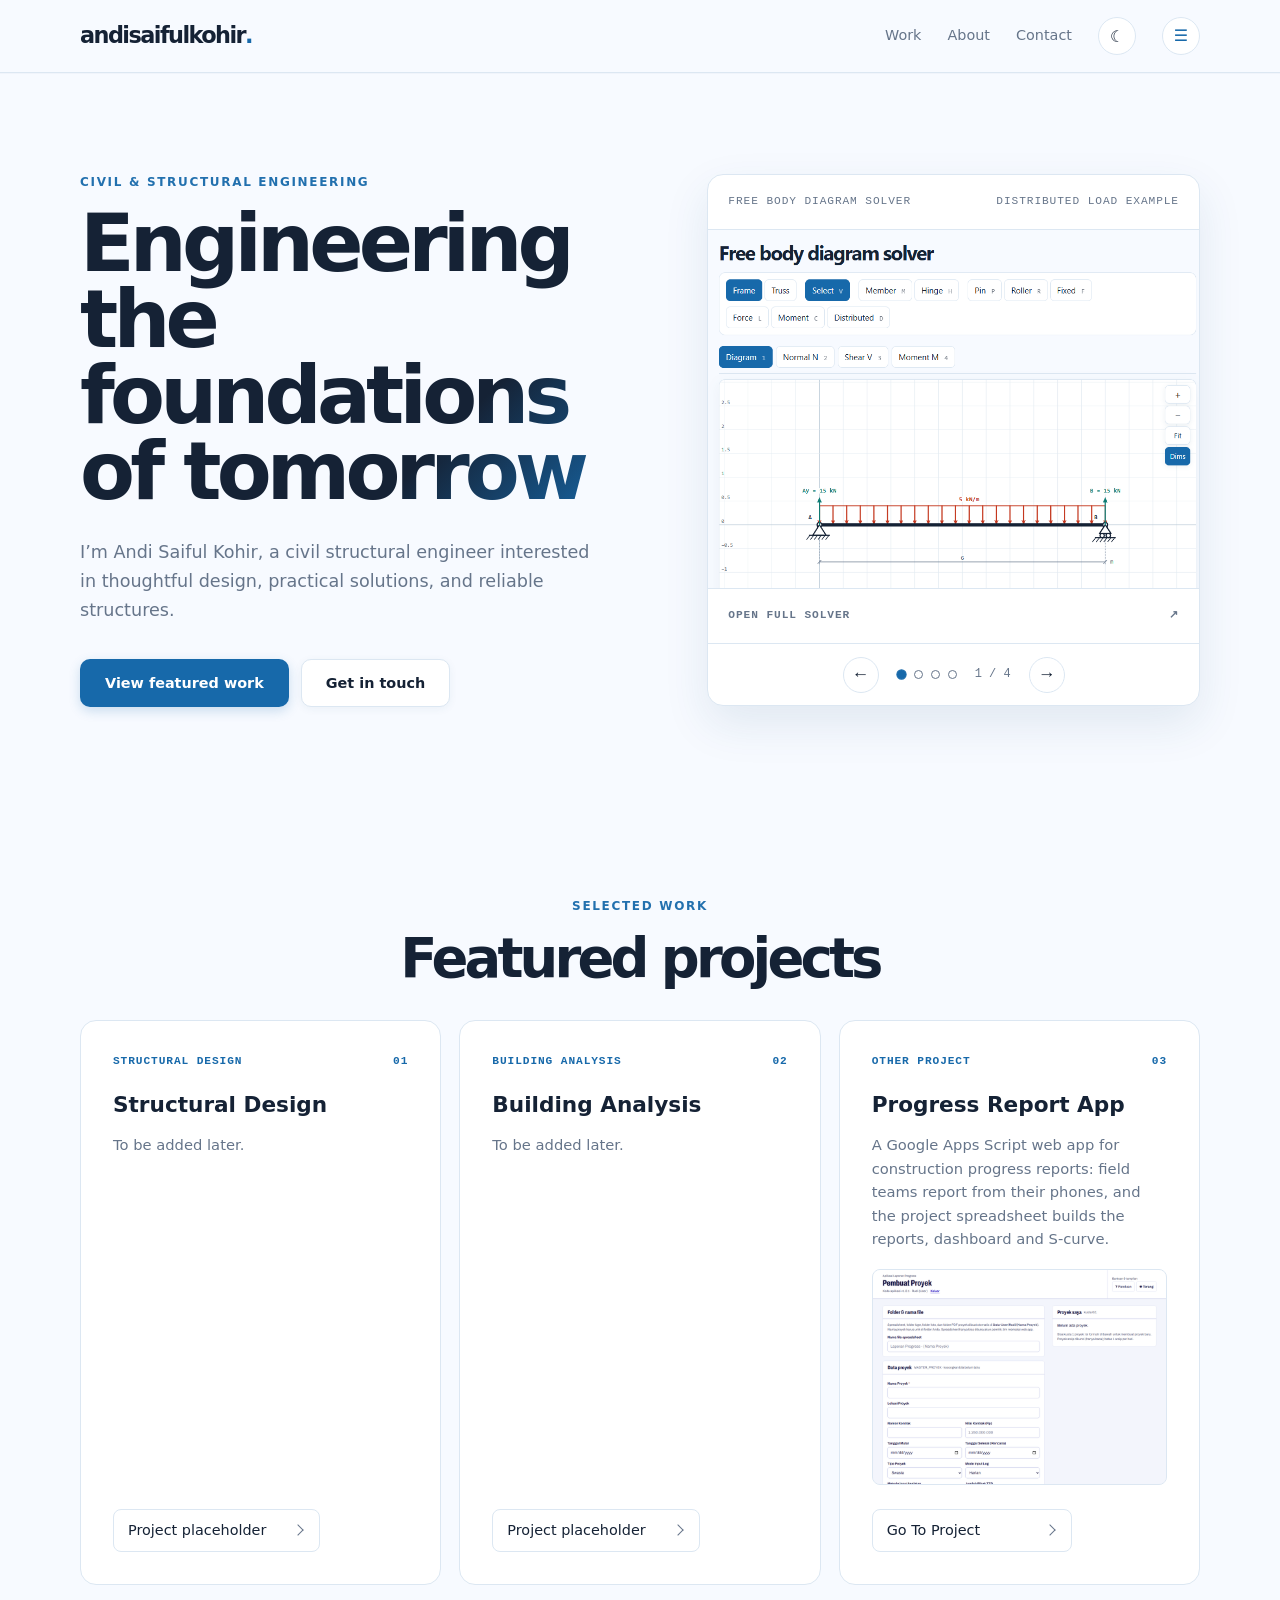
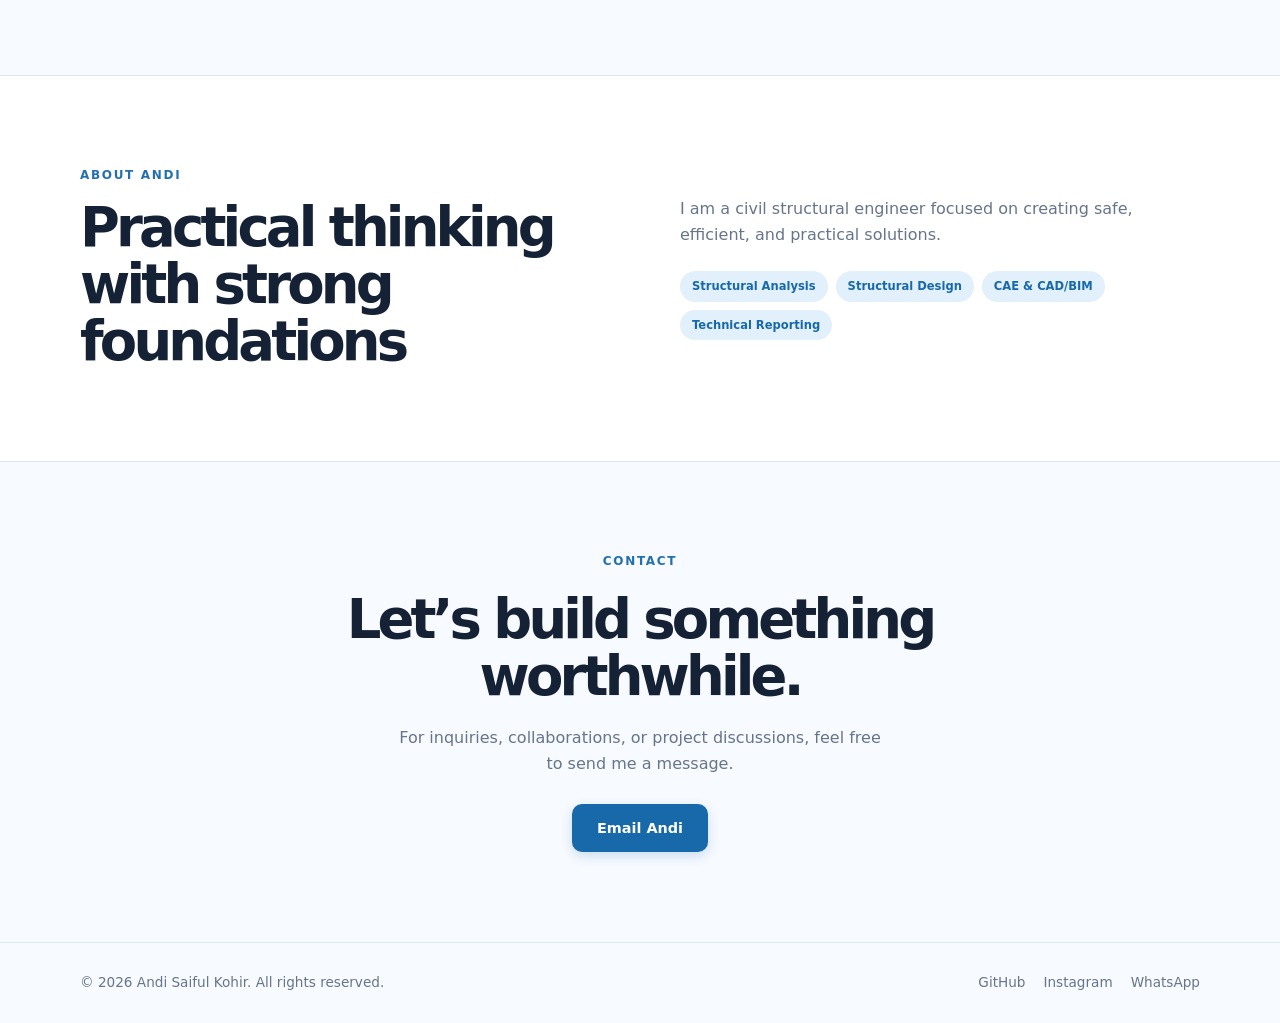
<file: index.html>
<!DOCTYPE html>
<html lang="en">
<head>
  <meta charset="UTF-8" />
  <meta name="viewport" content="width=device-width, initial-scale=1.0" />

  <title>Andi Saiful Kohir | Civil Structural Engineer</title>
  <meta
    name="description"
    content="Portfolio of Andi Saiful Kohir, a civil structural engineer."
  />

  <!-- Apply saved theme before the page loads -->
  <script>
    const savedTheme = localStorage.getItem("theme");
    const prefersDark = window.matchMedia(
      "(prefers-color-scheme: dark)"
    ).matches;

    if (savedTheme === "dark" || (!savedTheme && prefersDark)) {
      document.documentElement.setAttribute("data-theme", "dark");
    }
  </script>

  <link rel="stylesheet" href="assets/css/shared.css" />
  <link rel="stylesheet" href="assets/css/portfolio.css" />
</head>

<body>
  <header class="site-header">
    <nav class="navbar container" aria-label="Main navigation">
      <a class="logo" href="#top">andisaifulkohir<span>.</span></a>

      <div class="nav-links">
        <a href="#work">Work</a>
        <a href="#about">About</a>
        <a href="#contact">Contact</a>

        <button
          class="theme-toggle"
          id="theme-toggle"
          type="button"
          aria-label="Switch to dark mode"
          aria-pressed="false"
        >
          <span id="theme-icon" aria-hidden="true">☾</span>
        </button>
      </div>
    </nav>
  </header>

  <main id="top">
    <!-- Hero -->
    <section class="hero container">
      <div class="hero-content">
        <p class="eyebrow">Civil & Structural Engineering</p>

        <h1>
          <span>Engineering</span>
          <span>the foundations</span>
          <span>of tomorrow</span>
        </h1>

        <p class="hero-text">
          I’m Andi Saiful Kohir, a civil structural engineer interested in thoughtful
          design, practical solutions, and reliable structures.
        </p>

        <div class="hero-actions">
          <a class="button button-primary" href="#work">
            View featured work
          </a>

          <a class="button button-secondary" href="#contact">
            Get in touch
          </a>
        </div>
      </div>

      <div class="calculator-preview">
        <div class="preview-slides" aria-live="polite">
          <section class="preview-slide" aria-label="Free body diagram solver preview">
            <div class="card-label">
              <span>FREE BODY DIAGRAM SOLVER</span>
              <span>DISTRIBUTED LOAD EXAMPLE</span>
            </div>

            <img
              class="preview-screenshot"
              src="assets/images/fbd-solver-preview.png"
              data-dark-src="assets/images/fbd-solver-preview-dark.png"
              alt="Free body diagram solver showing a simply supported beam under a distributed load"
              width="904"
              height="660"
              style="display: block; width: 100%; max-width: 100%; height: auto;"
            />

            <a
              class="card-footer calculator-preview-link"
              href="/fbd-solver/" data-github-pages-href="/FBD-Solver/"
              target="_blank"
              rel="noopener"
            >
              <span>OPEN FULL SOLVER</span>
              <span aria-hidden="true">↗</span>
            </a>
          </section>

          <section class="preview-slide" aria-label="RC Strain Diagram Calculator preview" hidden>
            <div class="card-label">
              <span>RC STRAIN DIAGRAM</span>
              <span>DEFAULT PAGE SCREENSHOT</span>
            </div>

            <img
              class="preview-screenshot calculator-screenshot"
              src="assets/images/rc-strain-calculator-default.png"
              data-dark-src="assets/images/rc-strain-calculator-default-dark.png"
              alt="Screenshot of the RC Strain Diagram Calculator with its default inputs and diagram"
              width="850"
              height="620"
            />

            <a
              class="card-footer calculator-preview-link"
              href="/rcsd-calculator/" data-github-pages-href="/RC-Strain-Diagram-Calculator/"
              target="_blank"
              rel="noopener"
            >
              <span>OPEN FULL CALCULATOR</span>
              <span aria-hidden="true">↗</span>
            </a>
          </section>

          <section class="preview-slide" aria-label="Progress Report App preview" hidden>
            <div class="card-label">
              <span>PROGRESS REPORT APP</span>
              <span>PROJECT CREATOR</span>
            </div>

            <img
              class="preview-screenshot"
              src="assets/images/progress-report-preview.png"
              data-dark-src="assets/images/progress-report-preview-dark.png"
              alt="Project creator page of the Progress Report App with folder, file name and project data forms"
              width="904"
              height="660"
              style="display: block; width: 100%; max-width: 100%; height: auto;"
            />

            <a
              class="card-footer calculator-preview-link"
              href="https://script.google.com/macros/s/AKfycbz2z-n1o-dB1lvZEDKjNZS8fTg3-5cw3k1MC74VnDrTk9eZr3m77fD8ek2JWPYALEeG/exec"
              target="_blank"
              rel="noopener"
            >
              <span>OPEN WEB APP</span>
              <span aria-hidden="true">↗</span>
            </a>
          </section>

          <section
            class="preview-slide"
            aria-label="More projects preview"
            hidden
          >
            <div class="card-label">
              <span>MORE PROJECTS</span>
              <span>COMING SOON</span>
            </div>

            <div class="preview-placeholder" role="img" aria-label="More project previews coming soon">
              <span class="preview-placeholder-icon" aria-hidden="true">＋</span>
              <h2>More projects on the way</h2>
              <p>Preview coming soon</p>
            </div>

            <div class="card-footer preview-placeholder-footer">
              <span>MORE PROJECTS ON THE WAY</span>
              <span aria-hidden="true">↗</span>
            </div>
          </section>
        </div>

        <div class="preview-controls" aria-label="Preview navigation">
          <button class="preview-arrow" type="button" data-preview-step="-1" aria-label="Previous preview">
            <span aria-hidden="true">←</span>
          </button>
          <div class="preview-pagination" aria-label="Choose a preview">
            <button
              class="preview-dot"
              type="button"
              data-preview-index="0"
              aria-label="Show preview 1: Free body diagram solver"
              aria-pressed="true"
            ></button>
            <button
              class="preview-dot"
              type="button"
              data-preview-index="1"
              aria-label="Show preview 2: RC Strain Diagram Calculator"
              aria-pressed="false"
            ></button>
            <button
              class="preview-dot"
              type="button"
              data-preview-index="2"
              aria-label="Show preview 3: Progress Report App"
              aria-pressed="false"
            ></button>
            <button
              class="preview-dot"
              type="button"
              data-preview-index="3"
              aria-label="Show preview 4: More projects"
              aria-pressed="false"
            ></button>
          </div>
          <span class="preview-count" aria-live="polite">1 / 4</span>
          <button class="preview-arrow" type="button" data-preview-step="1" aria-label="Next preview">
            <span aria-hidden="true">→</span>
          </button>
        </div>
      </div>
    </section>

    <!-- Featured work -->
    <section class="section container" id="work">
      <div class="section-heading">
        <p class="eyebrow">Selected work</p>
        <h2>Featured projects</h2>
      </div>

      <div class="project-grid">
        <article class="project-card" id="structural-design">
          <div class="project-top">
            <span class="project-type">STRUCTURAL DESIGN</span>
            <span class="project-number">01</span>
          </div>

          <h3>Structural Design</h3>

          <p>
            To be added later.
          </p>

          <a class="project-link" href="#structural-design">
            Project placeholder
          </a>
        </article>

        <article class="project-card" id="building-analysis">
          <div class="project-top">
            <span class="project-type">BUILDING ANALYSIS</span>
            <span class="project-number">02</span>
          </div>

          <h3>Building Analysis</h3>

          <p>
            To be added later.
          </p>

          <a class="project-link" href="#building-analysis">
            Project placeholder
          </a>
        </article>

        <article class="project-card" id="other-projects">
          <div class="project-top">
            <span class="project-type">OTHER PROJECT</span>
            <span class="project-number">03</span>
          </div>

          <h3>Progress Report App</h3>

          <p>
            A Google Apps Script web app for construction progress reports: field teams report from
            their phones, and the project spreadsheet builds the reports, dashboard and S-curve.
          </p>
          <img
              class="preview-screenshot"
              src="assets/images/progress-report-preview.png"
              data-dark-src="assets/images/progress-report-preview-dark.png"
              alt="Project creator page of the Progress Report App with folder, file name and project data forms"
              width="904"
              height="660"
            />

          <a
            class="project-link"
            href="https://script.google.com/macros/s/AKfycbz2z-n1o-dB1lvZEDKjNZS8fTg3-5cw3k1MC74VnDrTk9eZr3m77fD8ek2JWPYALEeG/exec"
            target="_blank"
            rel="noopener"
          >
            Go To Project
          </a>
        </article>
      </div>
    </section>

    <!-- About -->
    <section class="about-section" id="about">
      <div class="about-content container">
        <div>
          <p class="eyebrow">About Andi</p>
          <h2>Practical thinking with strong foundations</h2>
        </div>

        <div class="about-text">
          <p>
            I am a civil structural engineer focused on creating safe,
            efficient, and practical solutions.
          </p>

          <div class="skills">
            <span>Structural Analysis</span>
            <span>Structural Design</span>
            <span>CAE & CAD/BIM</span>
            <span>Technical Reporting</span>
          </div>
        </div>
      </div>
    </section>

    <!-- Contact -->
    <section class="contact-section section container" id="contact">
      <p class="eyebrow">Contact</p>
      <h2>Let’s build something worthwhile.</h2>

      <p>
        For inquiries, collaborations, or project
        discussions, feel free to send me a message.
      </p>

      <a class="button button-primary" href="mailto:andisaifulkohir@gmail.com">
        Email Andi
      </a>
    </section>
  </main>

  <footer class="site-footer">
    <div class="footer-content container">
      <p>© <span id="current-year"></span> Andi Saiful Kohir. All rights reserved.</p>

      <div class="social-links">
        <a
          href="https://github.com/andisaifulkohir"
          target="_blank"
          rel="noopener"
        >
          GitHub
        </a>

        <a
          href="https://www.instagram.com/andisaifulkohir/"
          target="_blank"
          rel="noopener"
        >
          Instagram
        </a>

        <a
          href="https://wa.me/6285174264076"
          target="_blank"
          rel="noopener"
        >
          WhatsApp
        </a>
      </div>
    </div>
  </footer>

  <script src="assets/js/shared.js"></script>
  <script src="assets/js/portfolio.js"></script>
  <script src="assets/js/quick-access.js"></script>
</body>
</html>
</file>
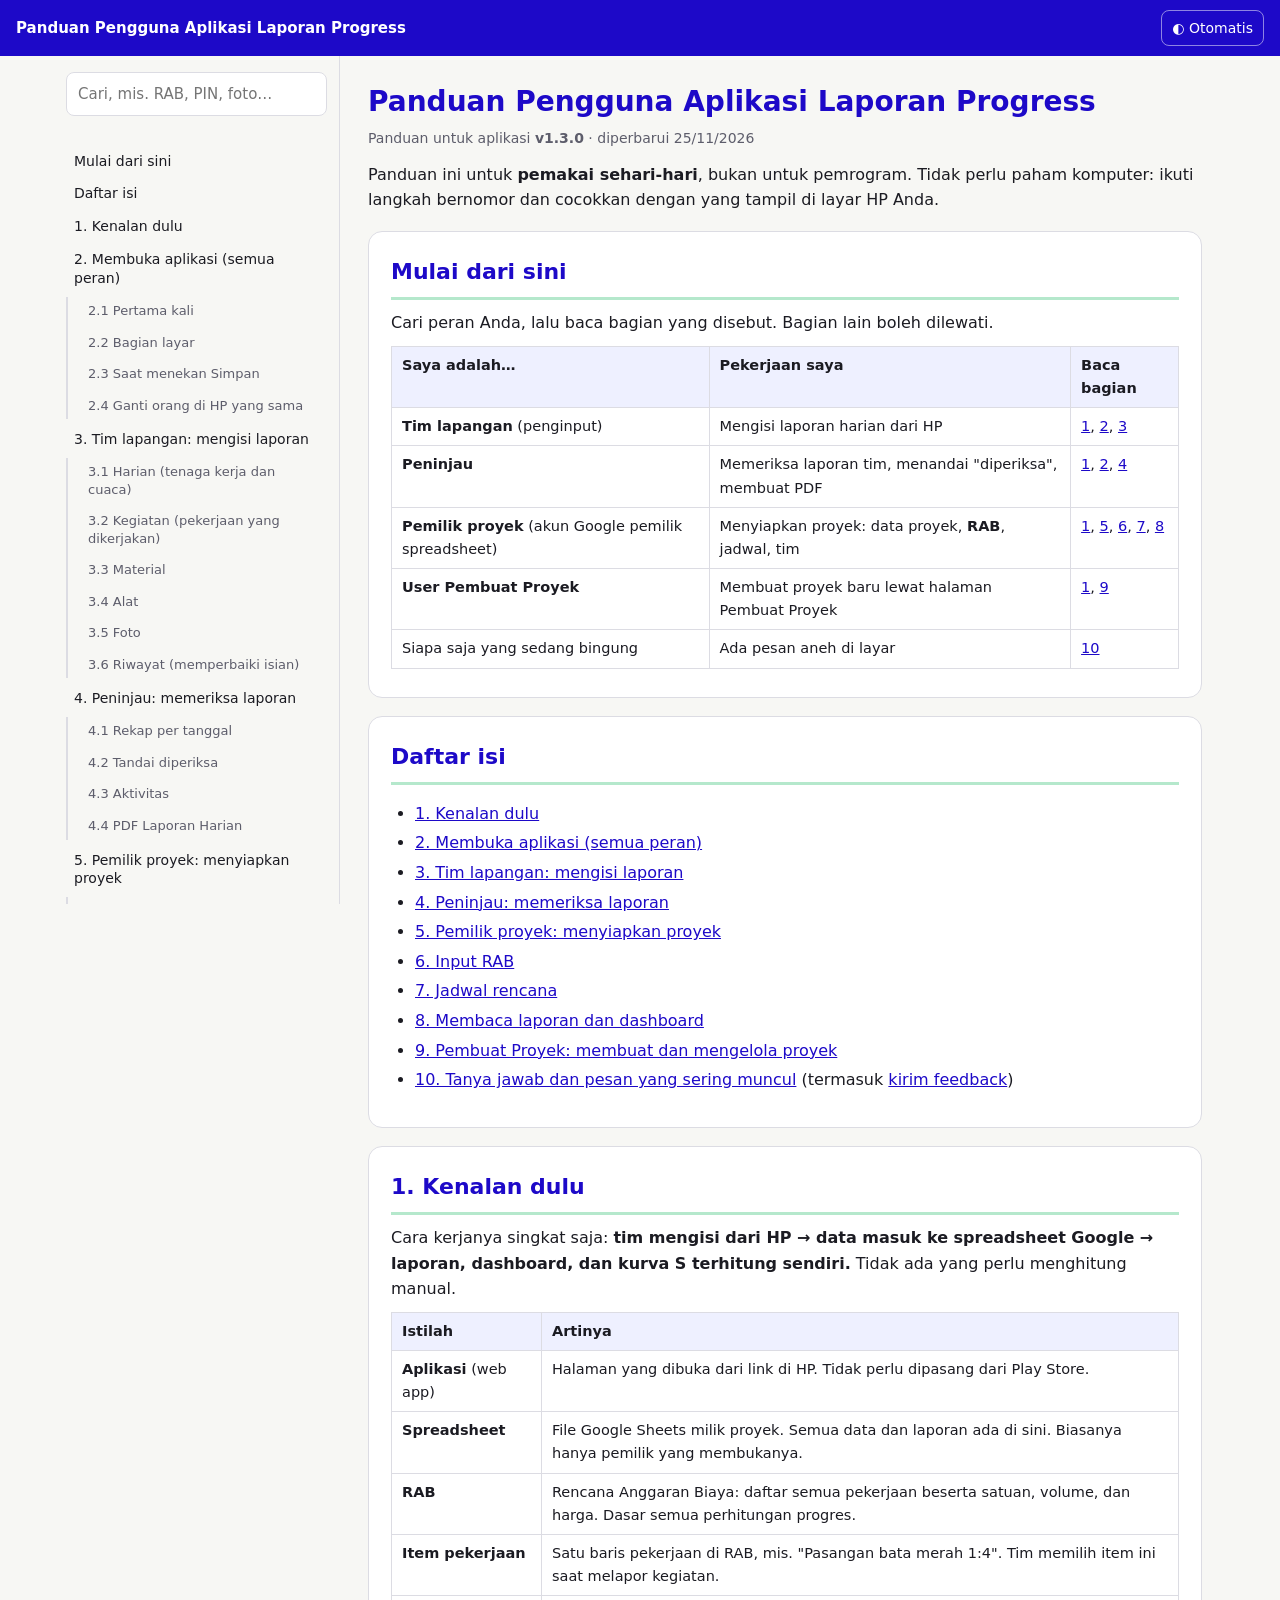
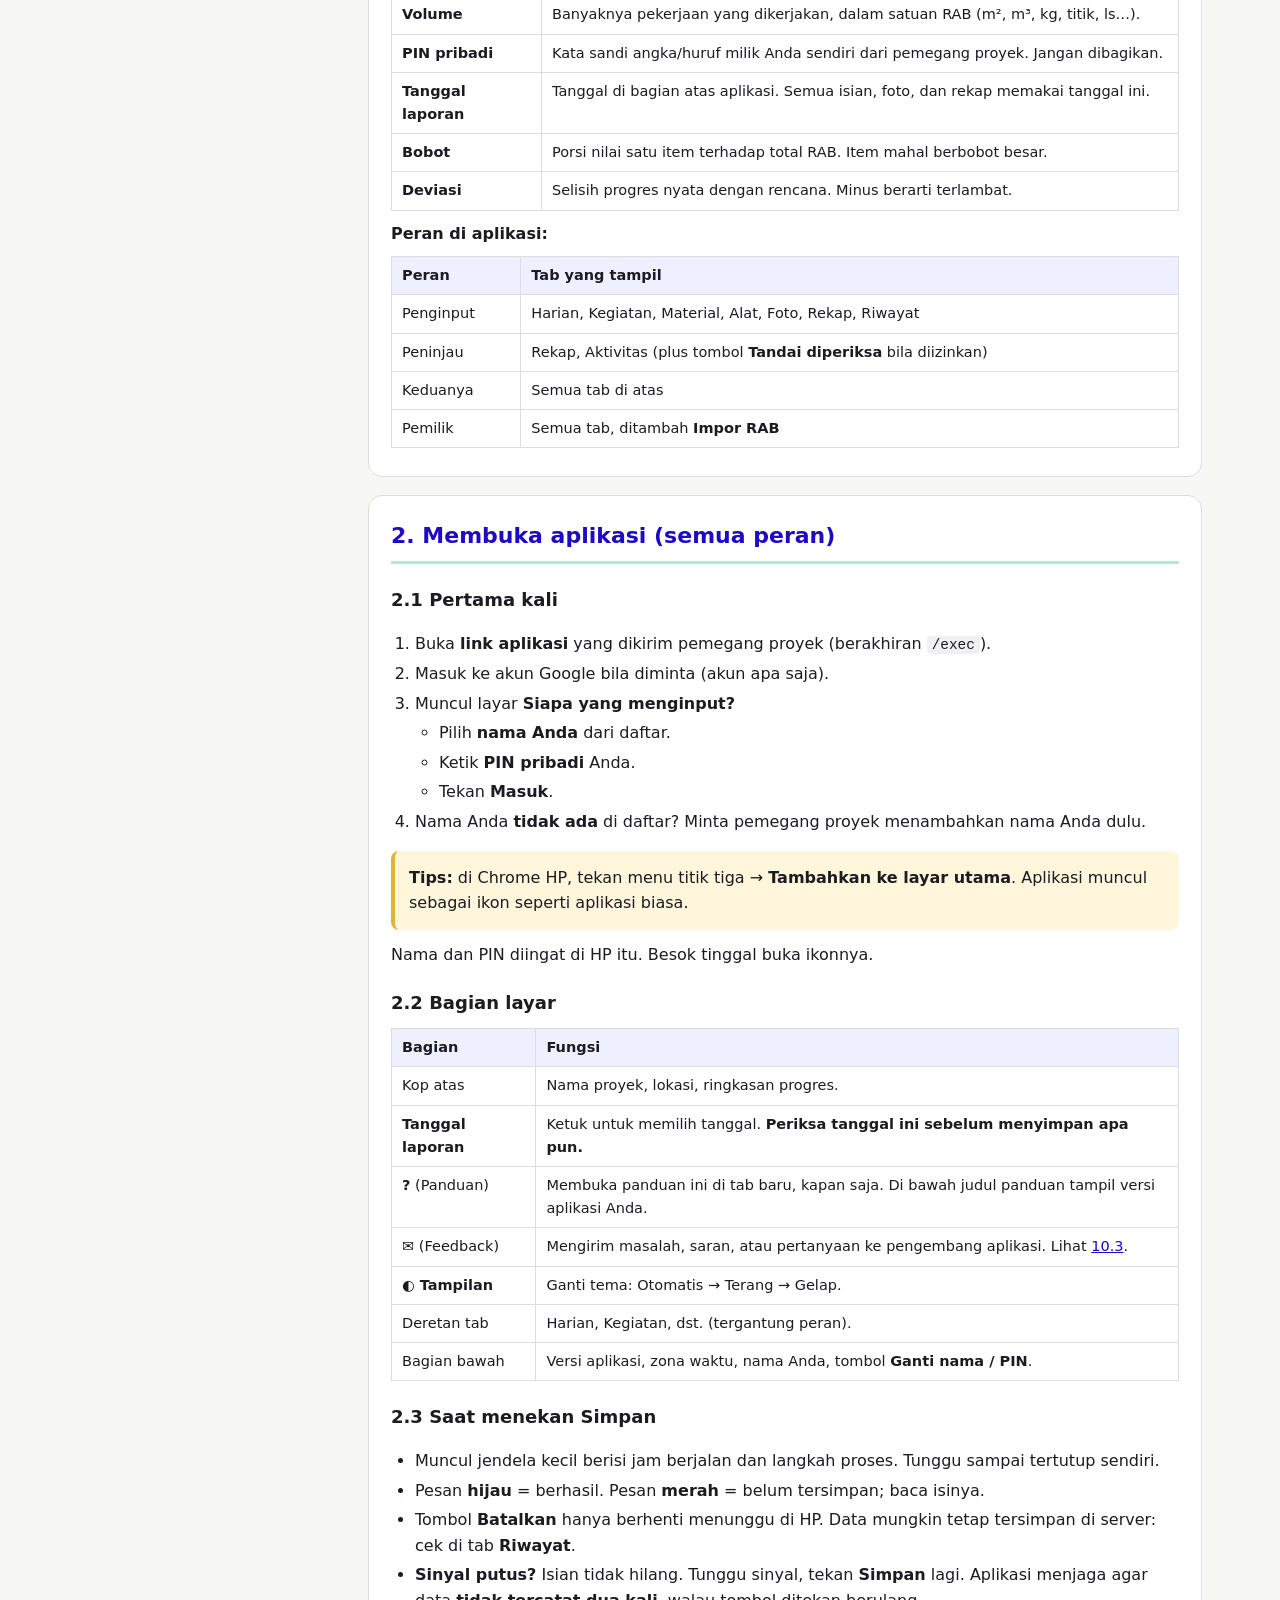
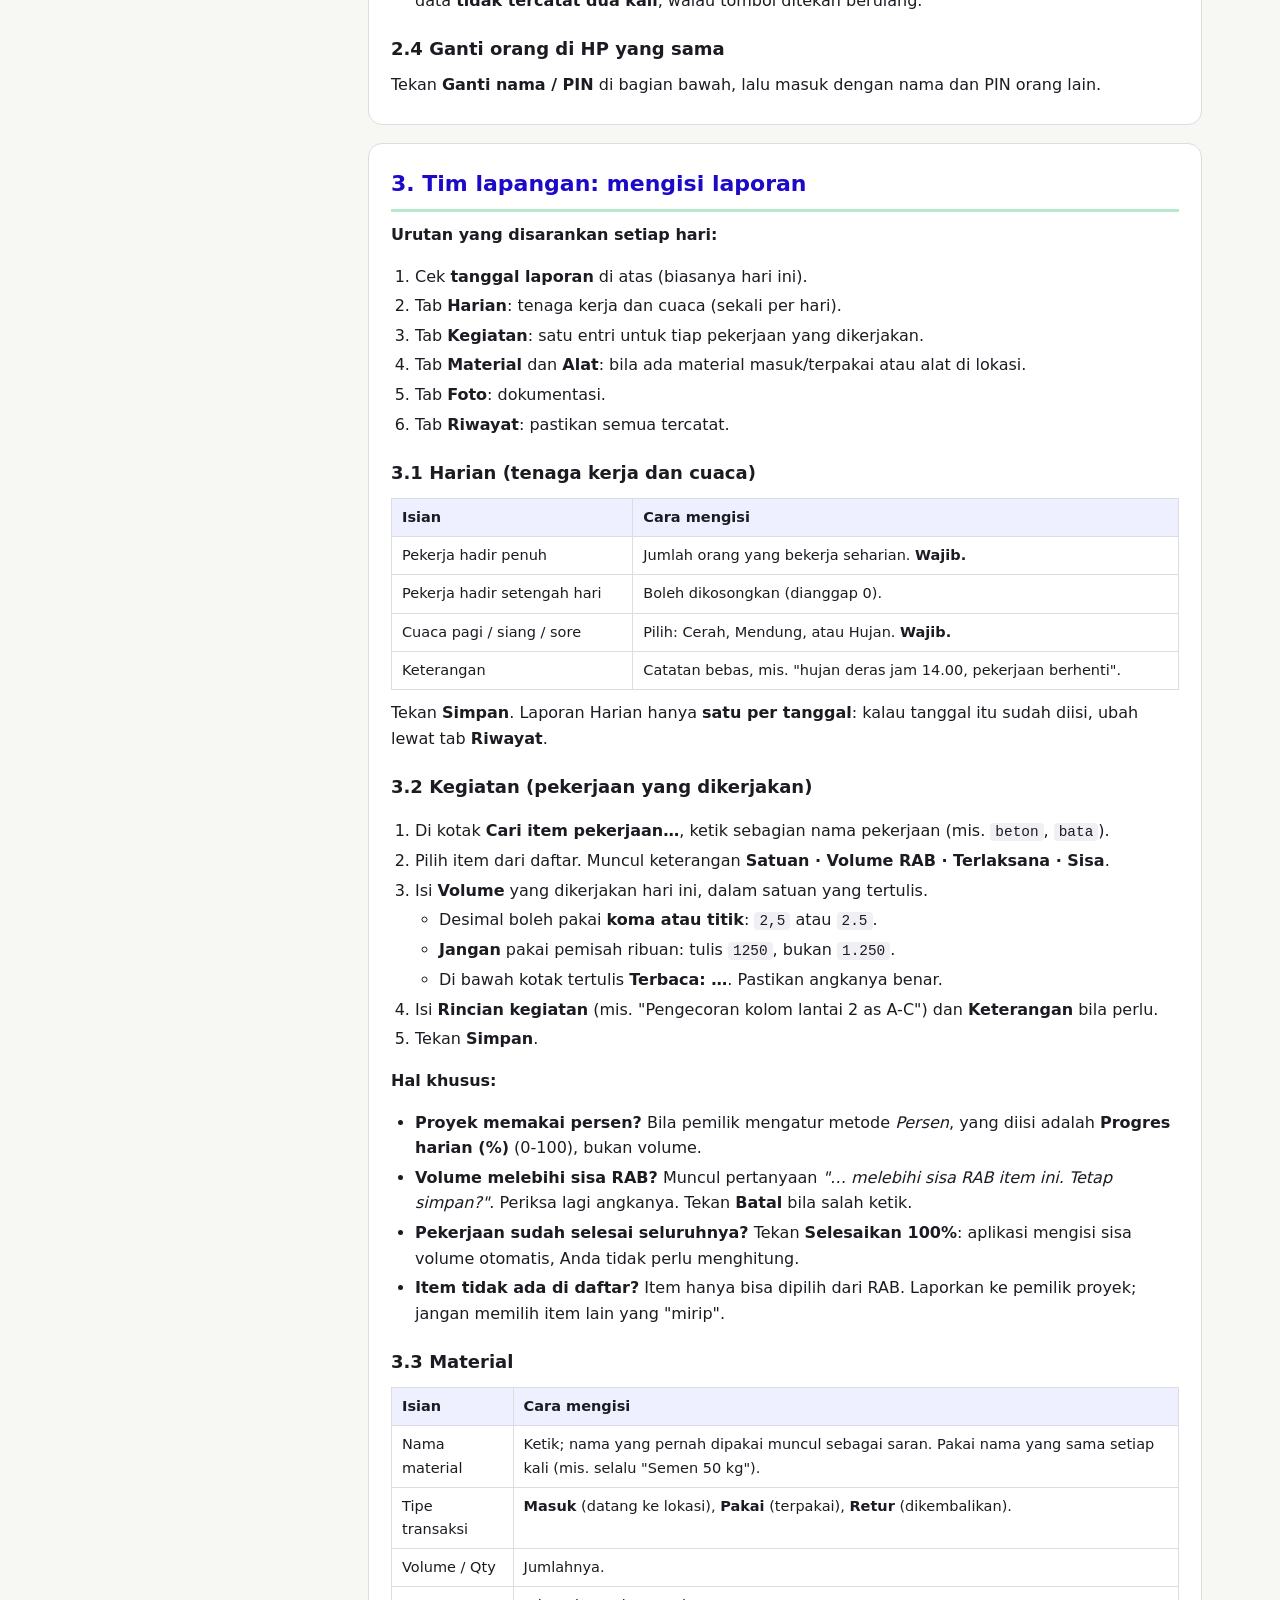
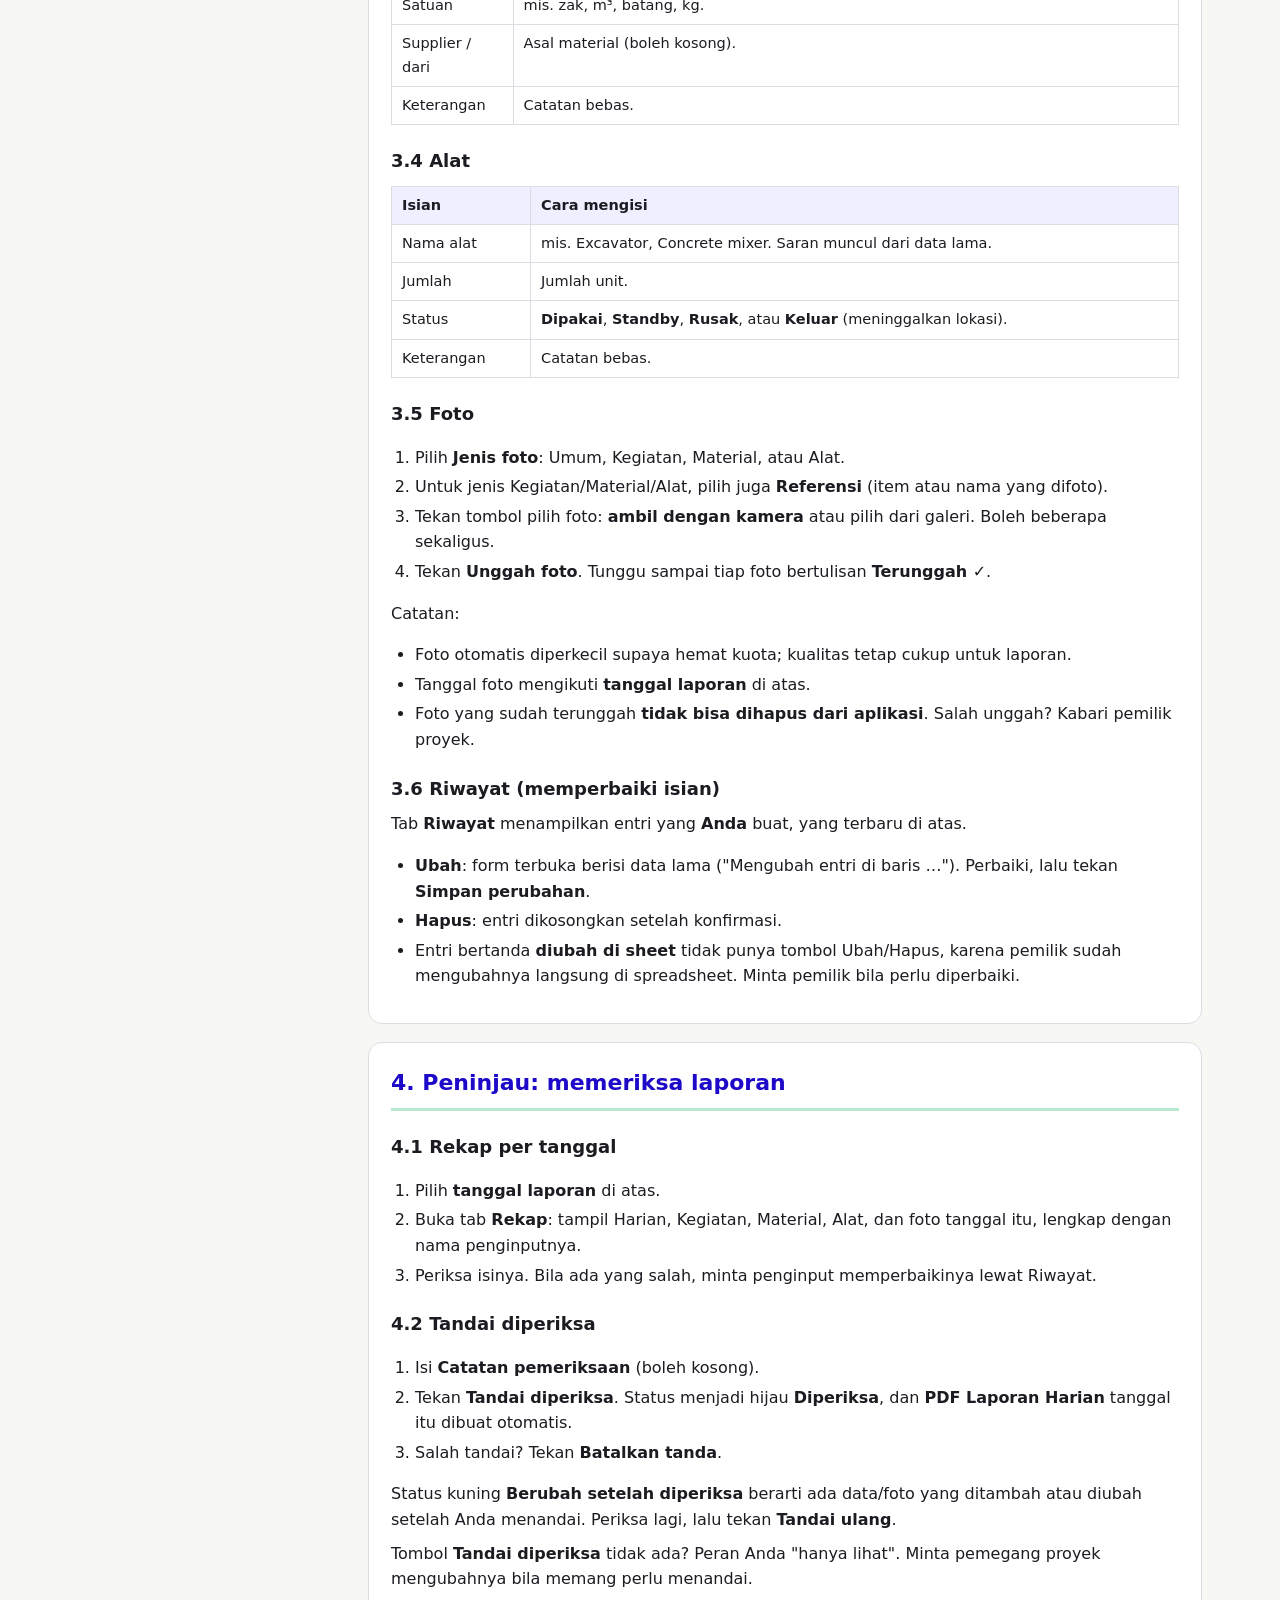
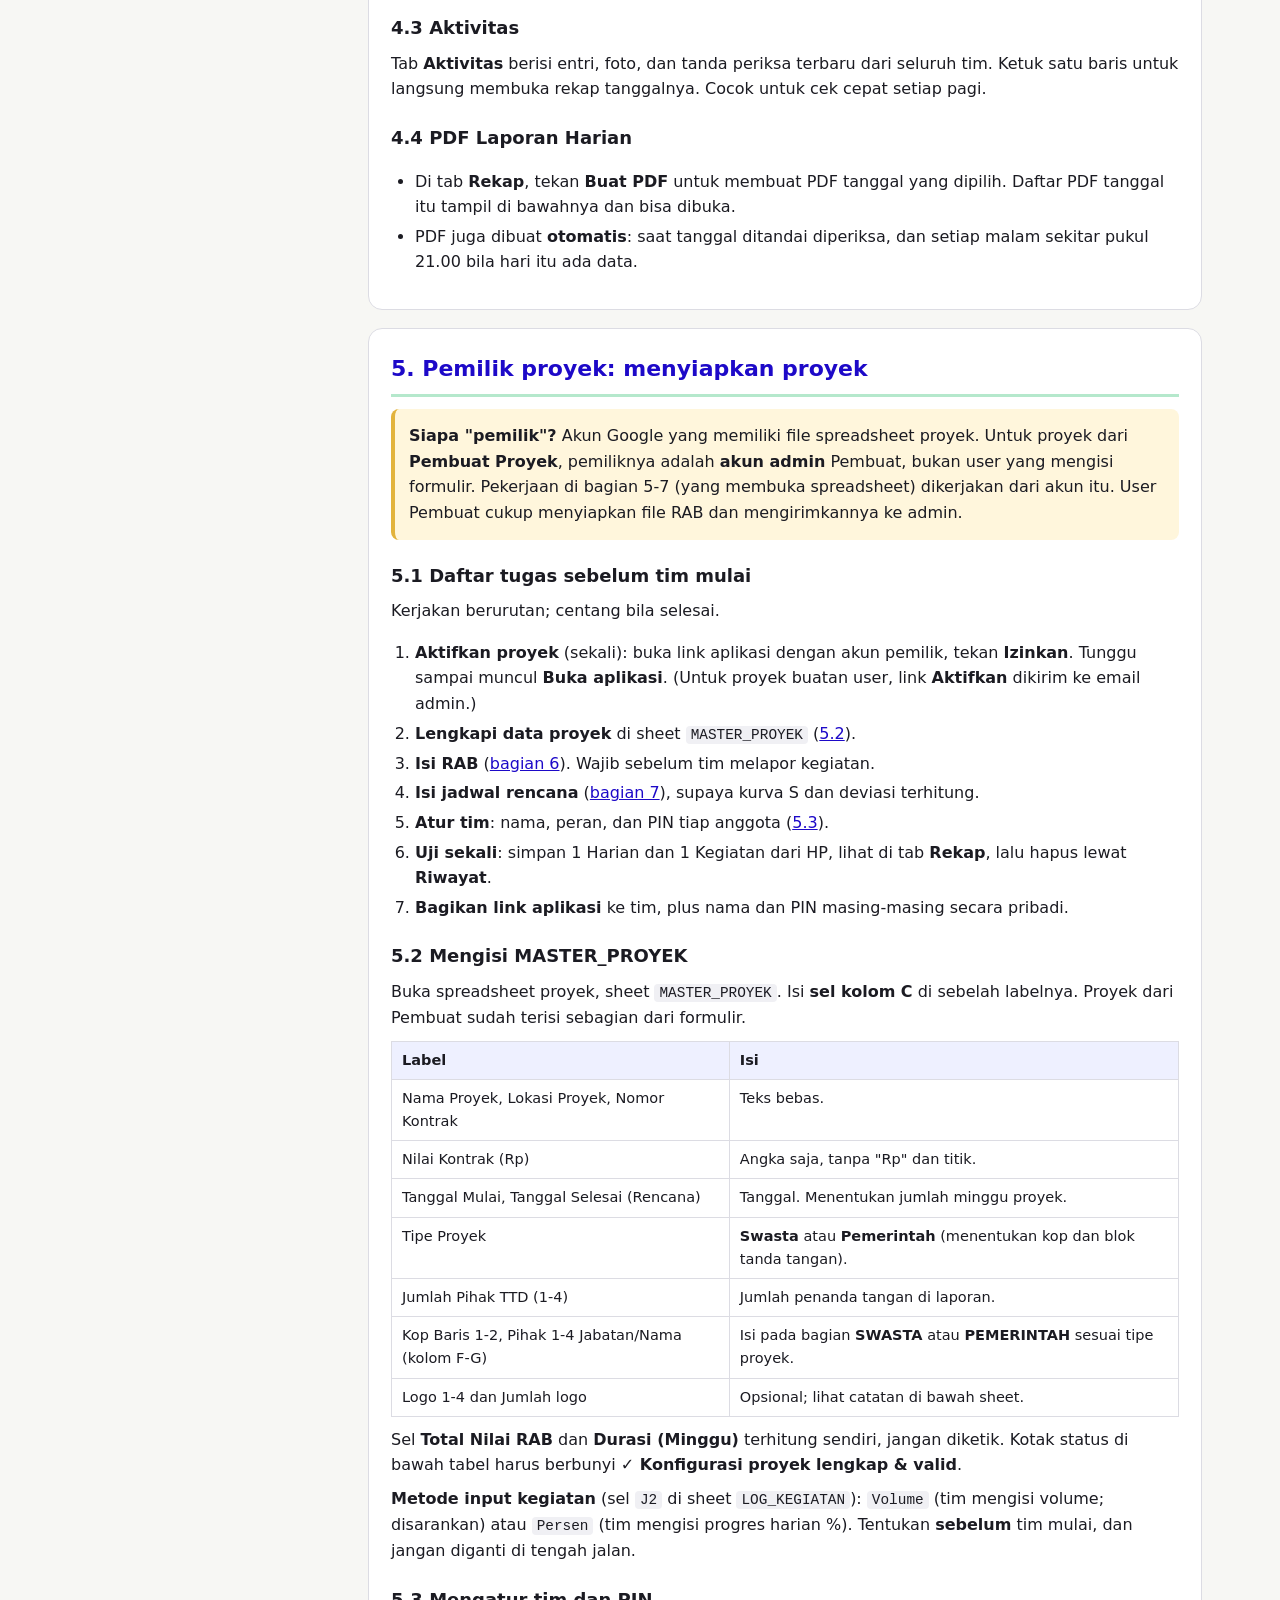
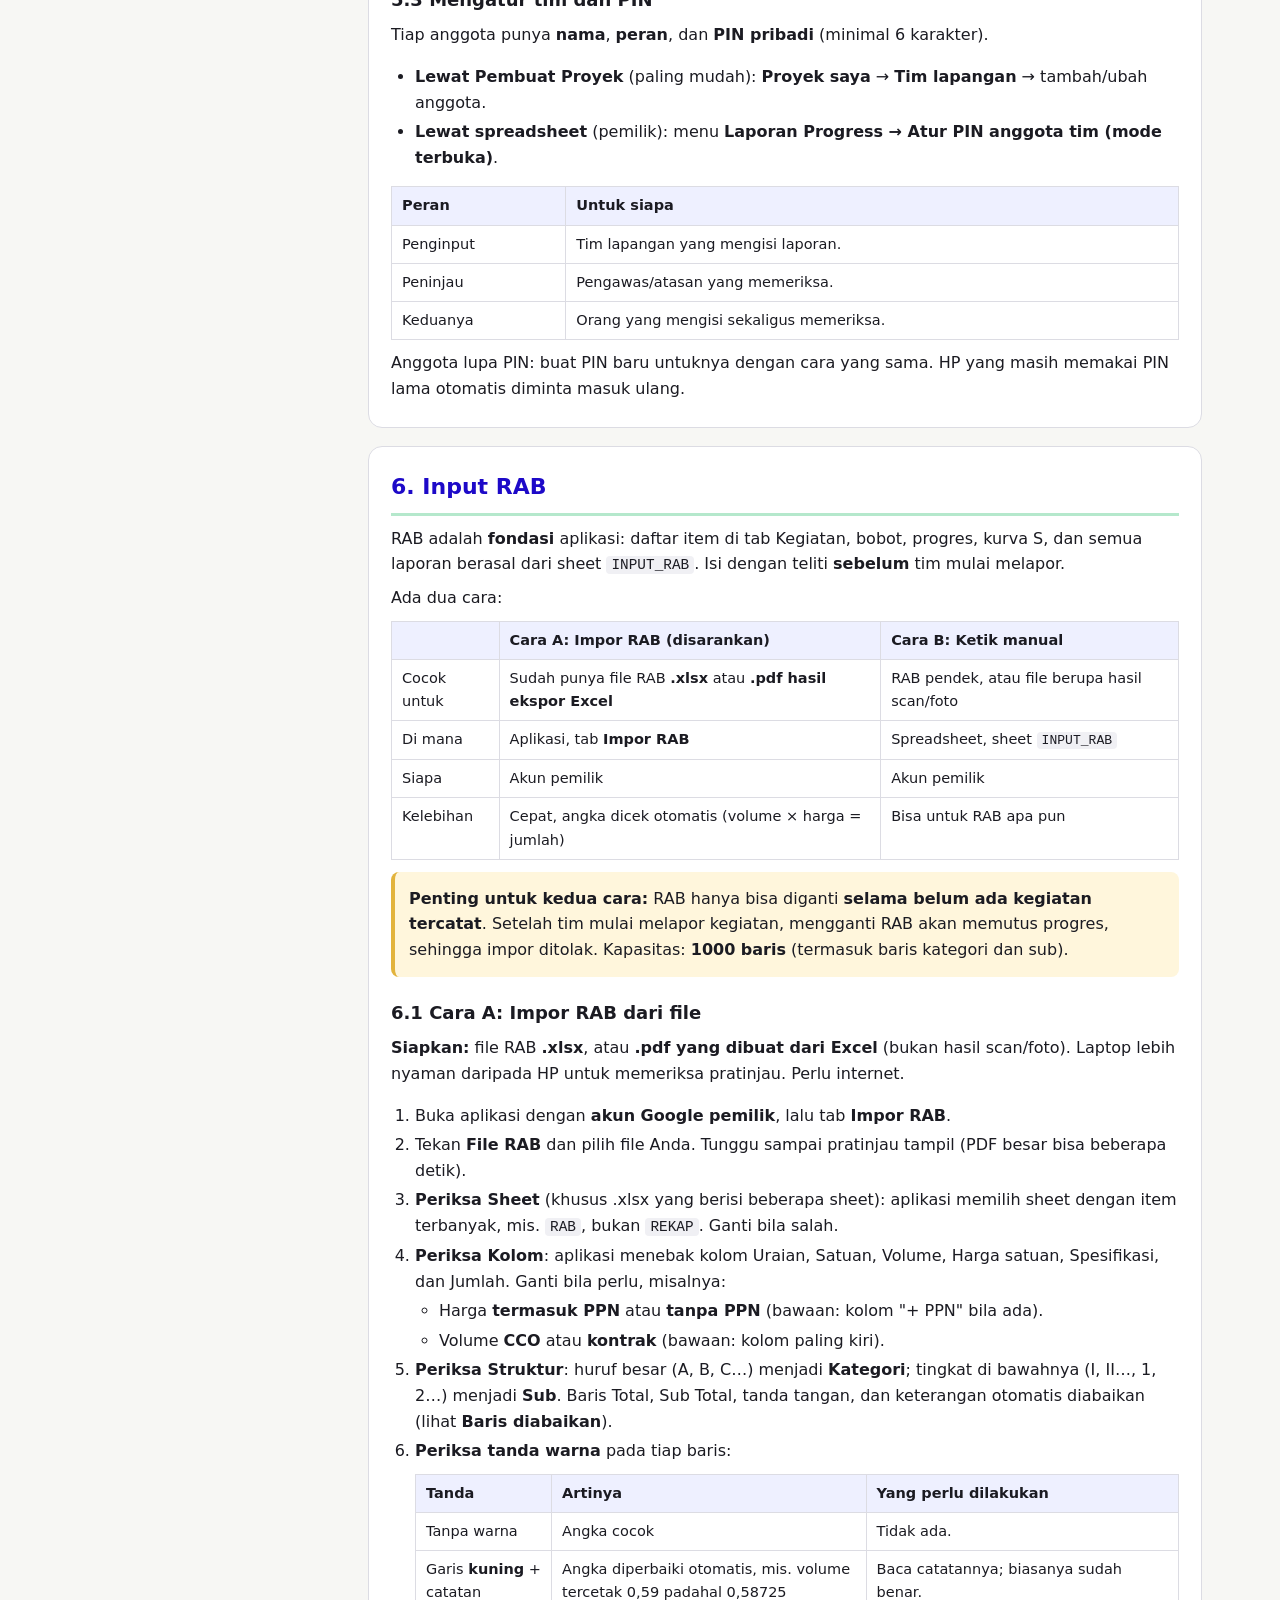
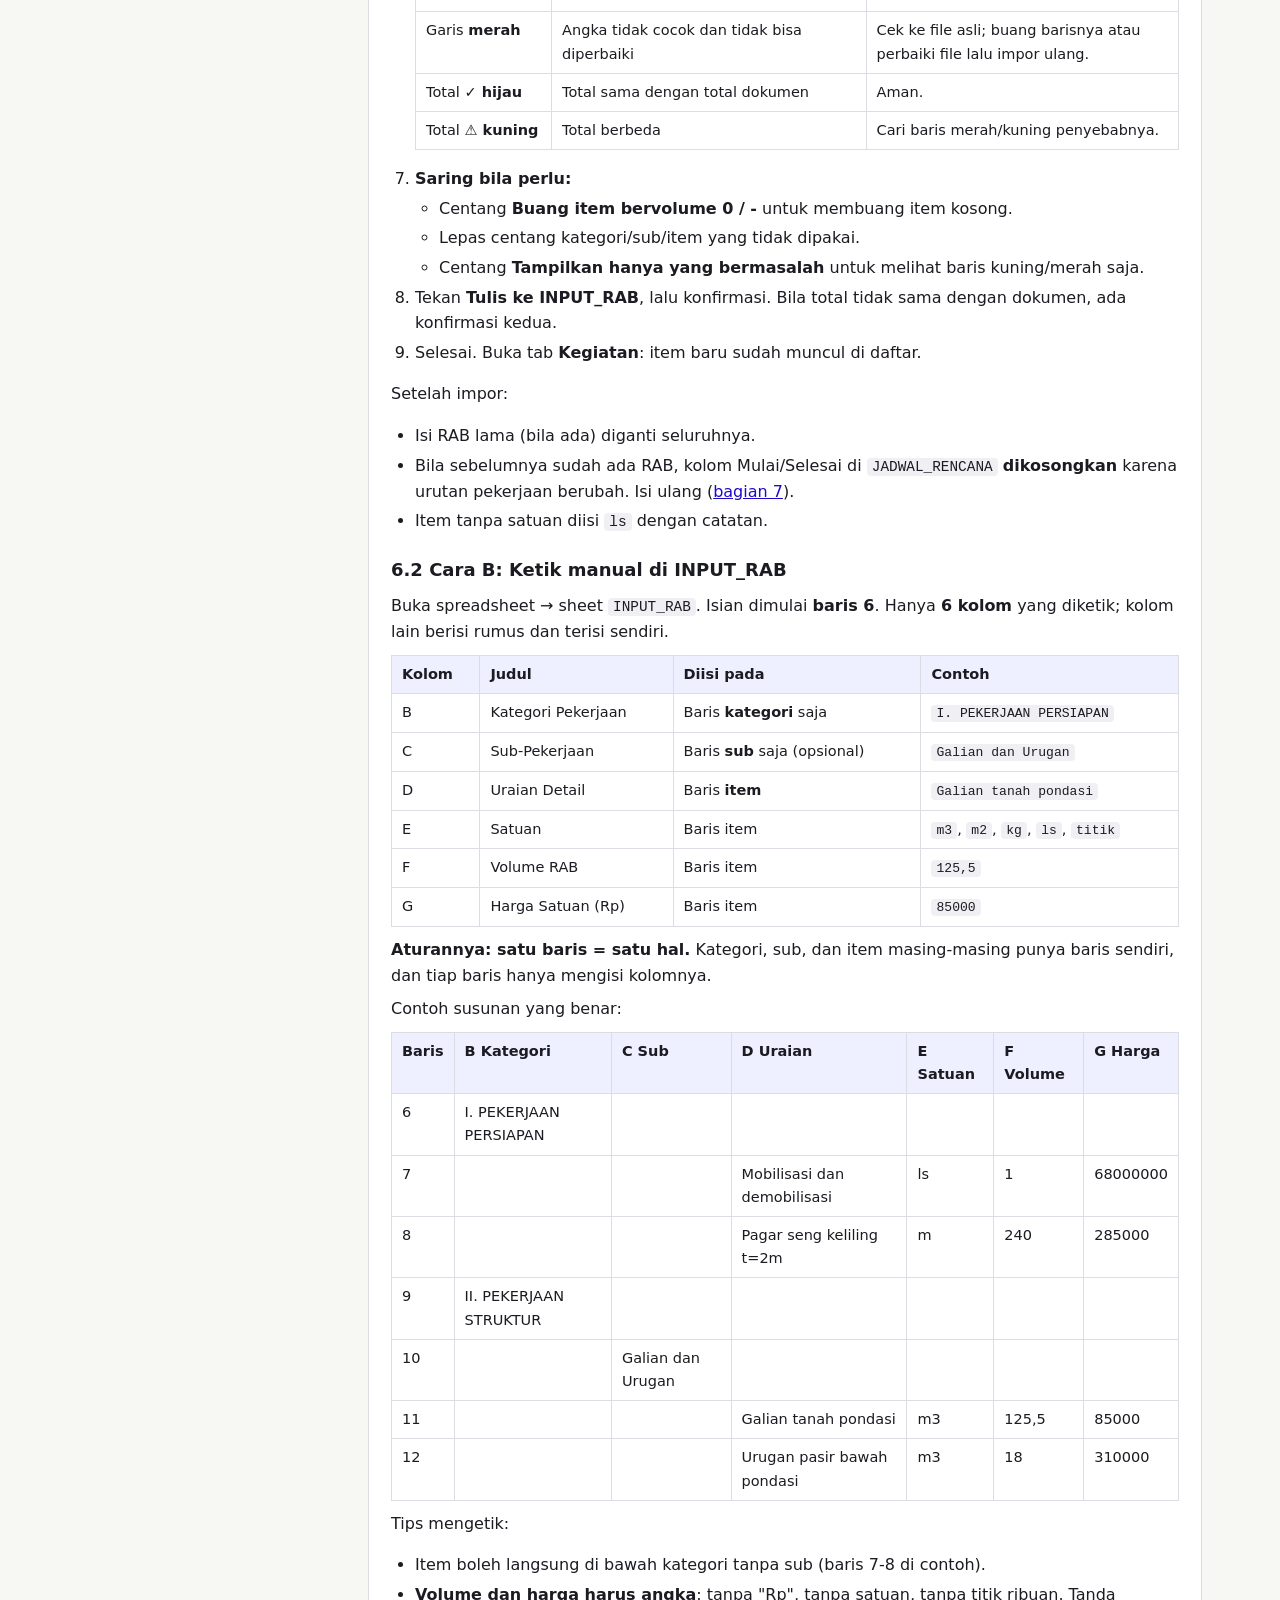
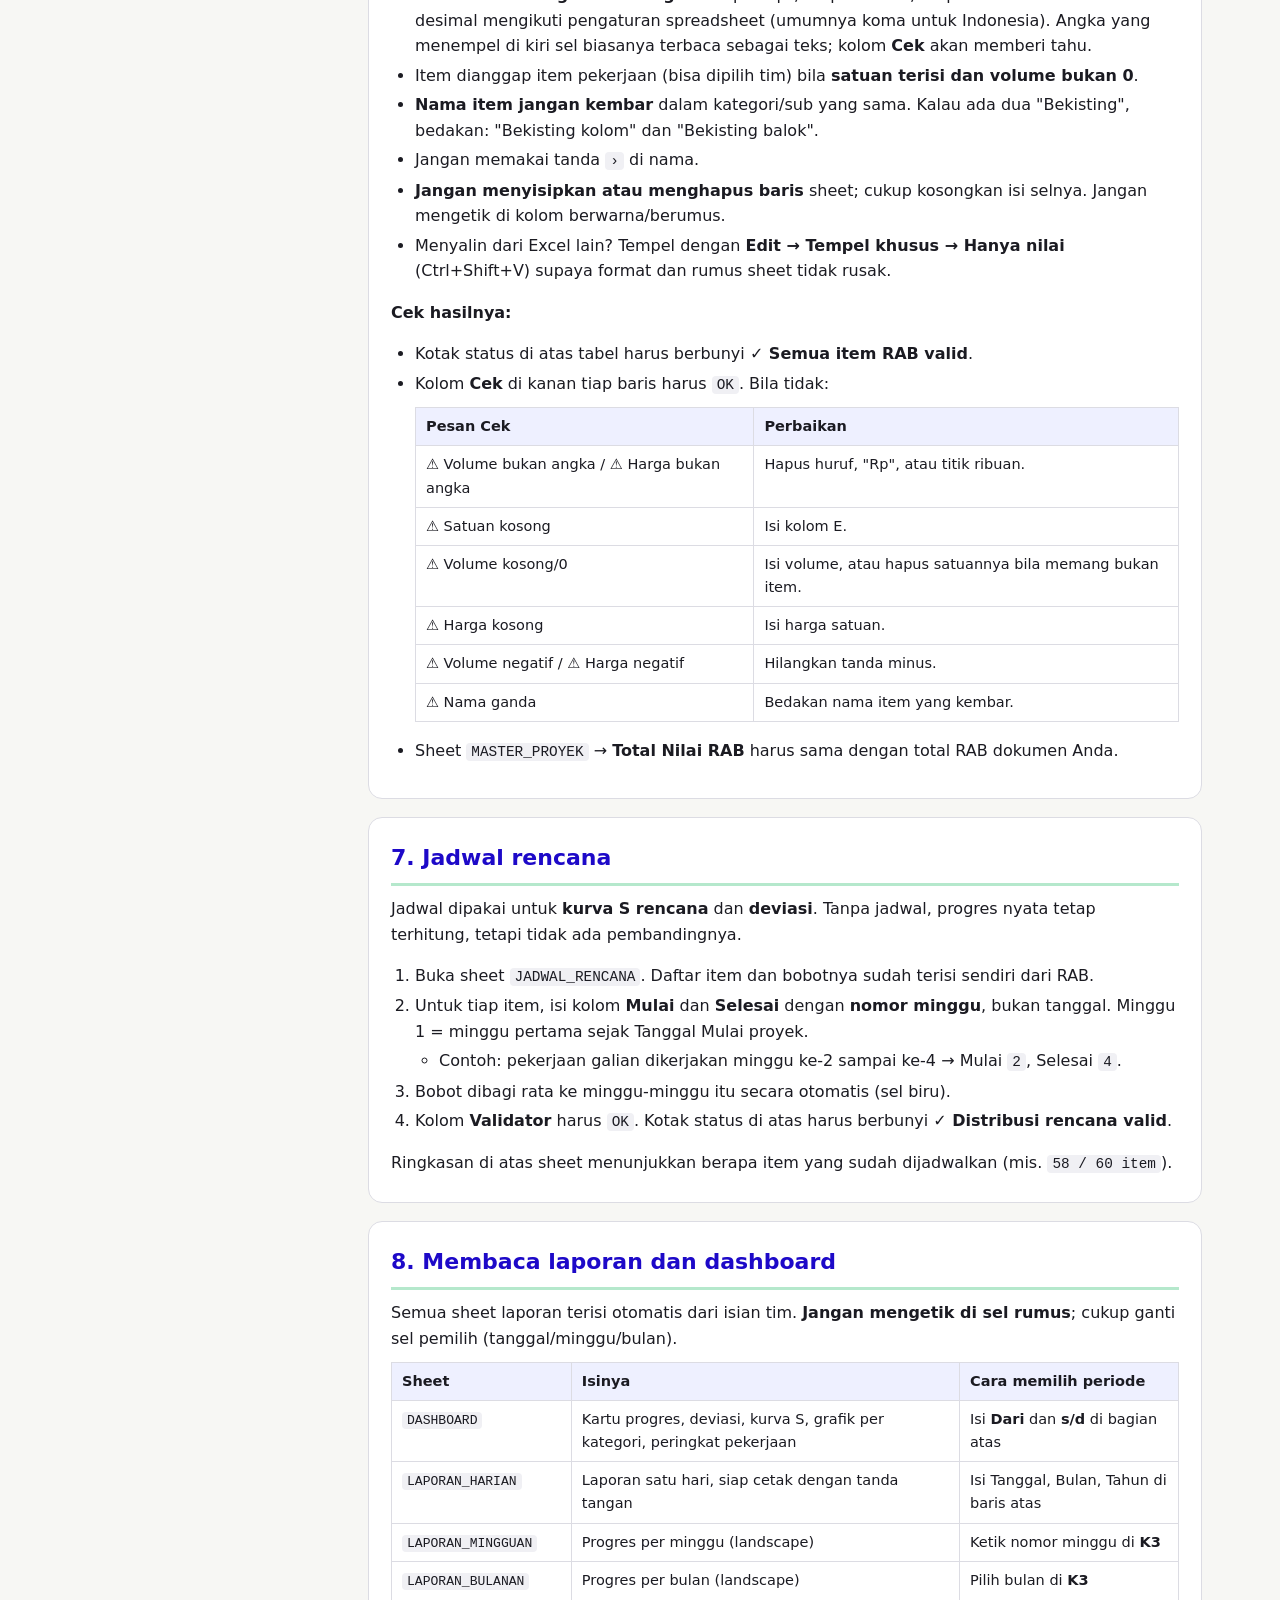
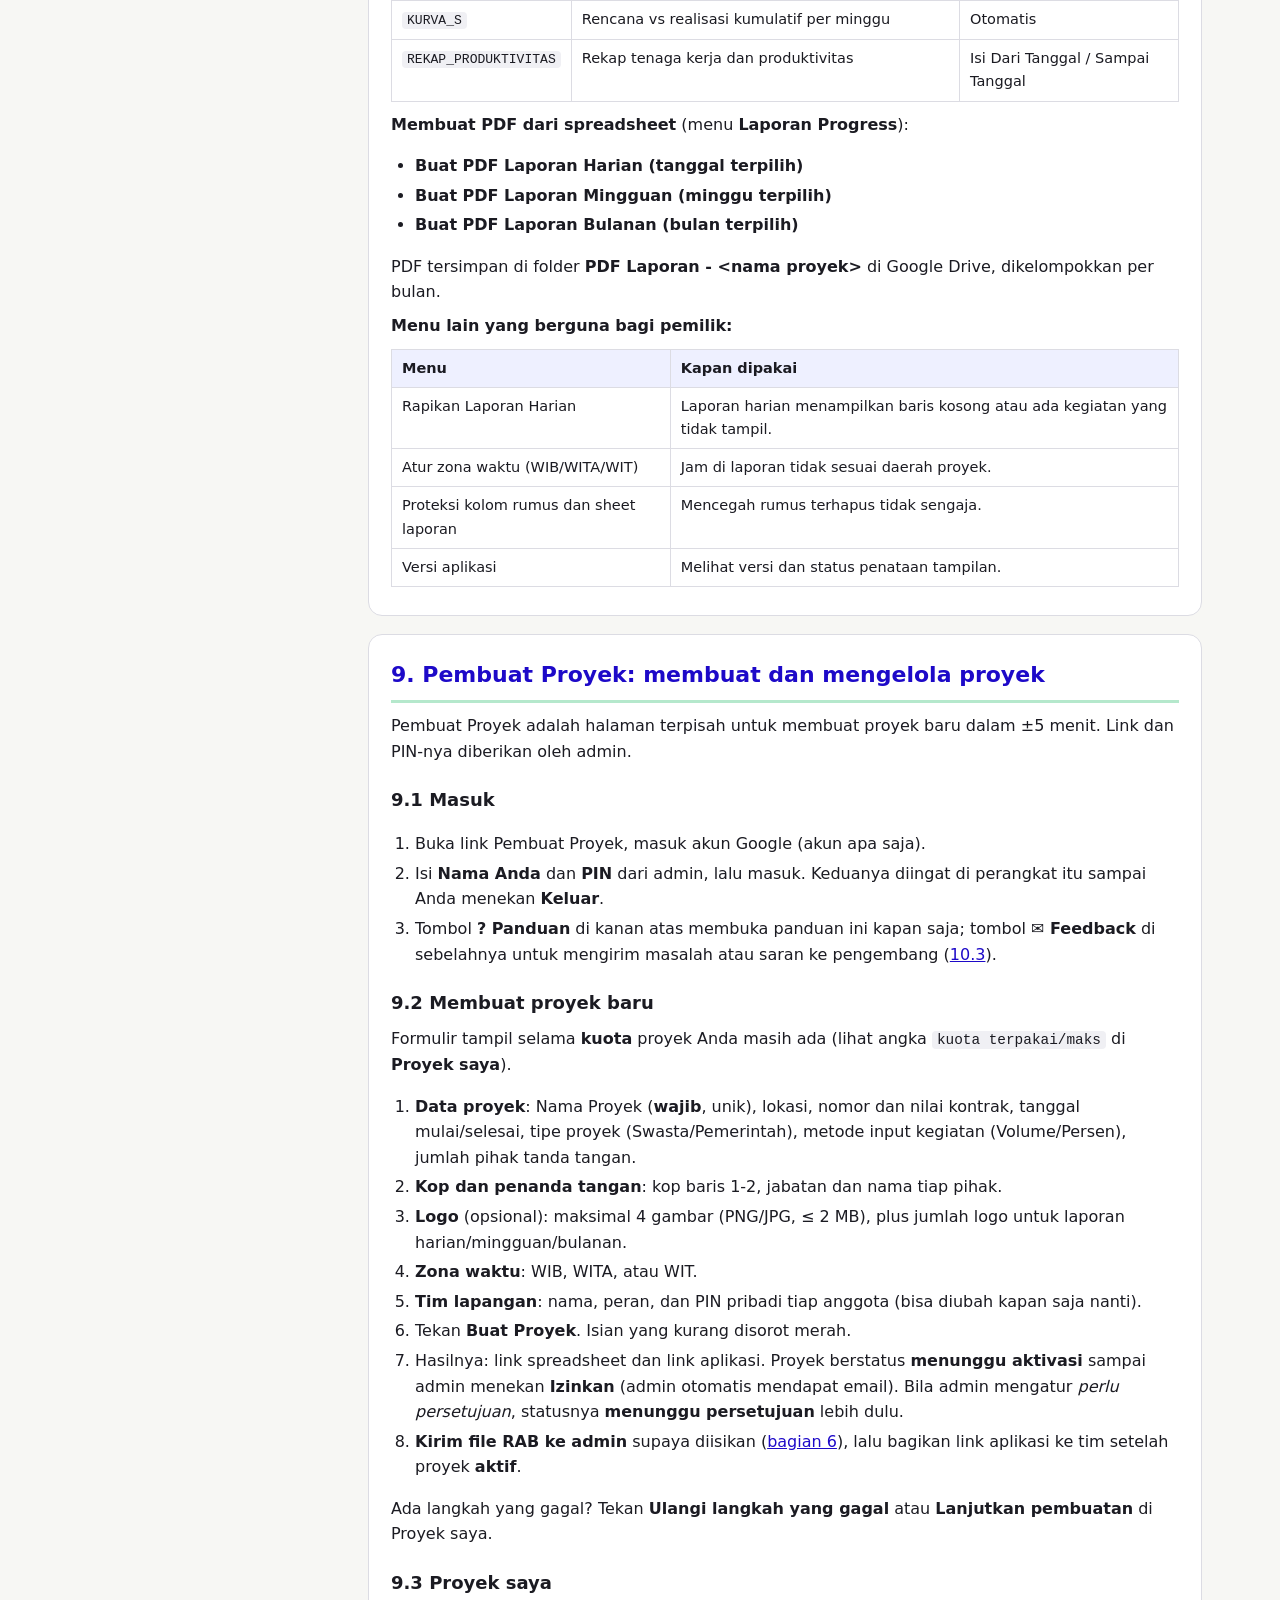
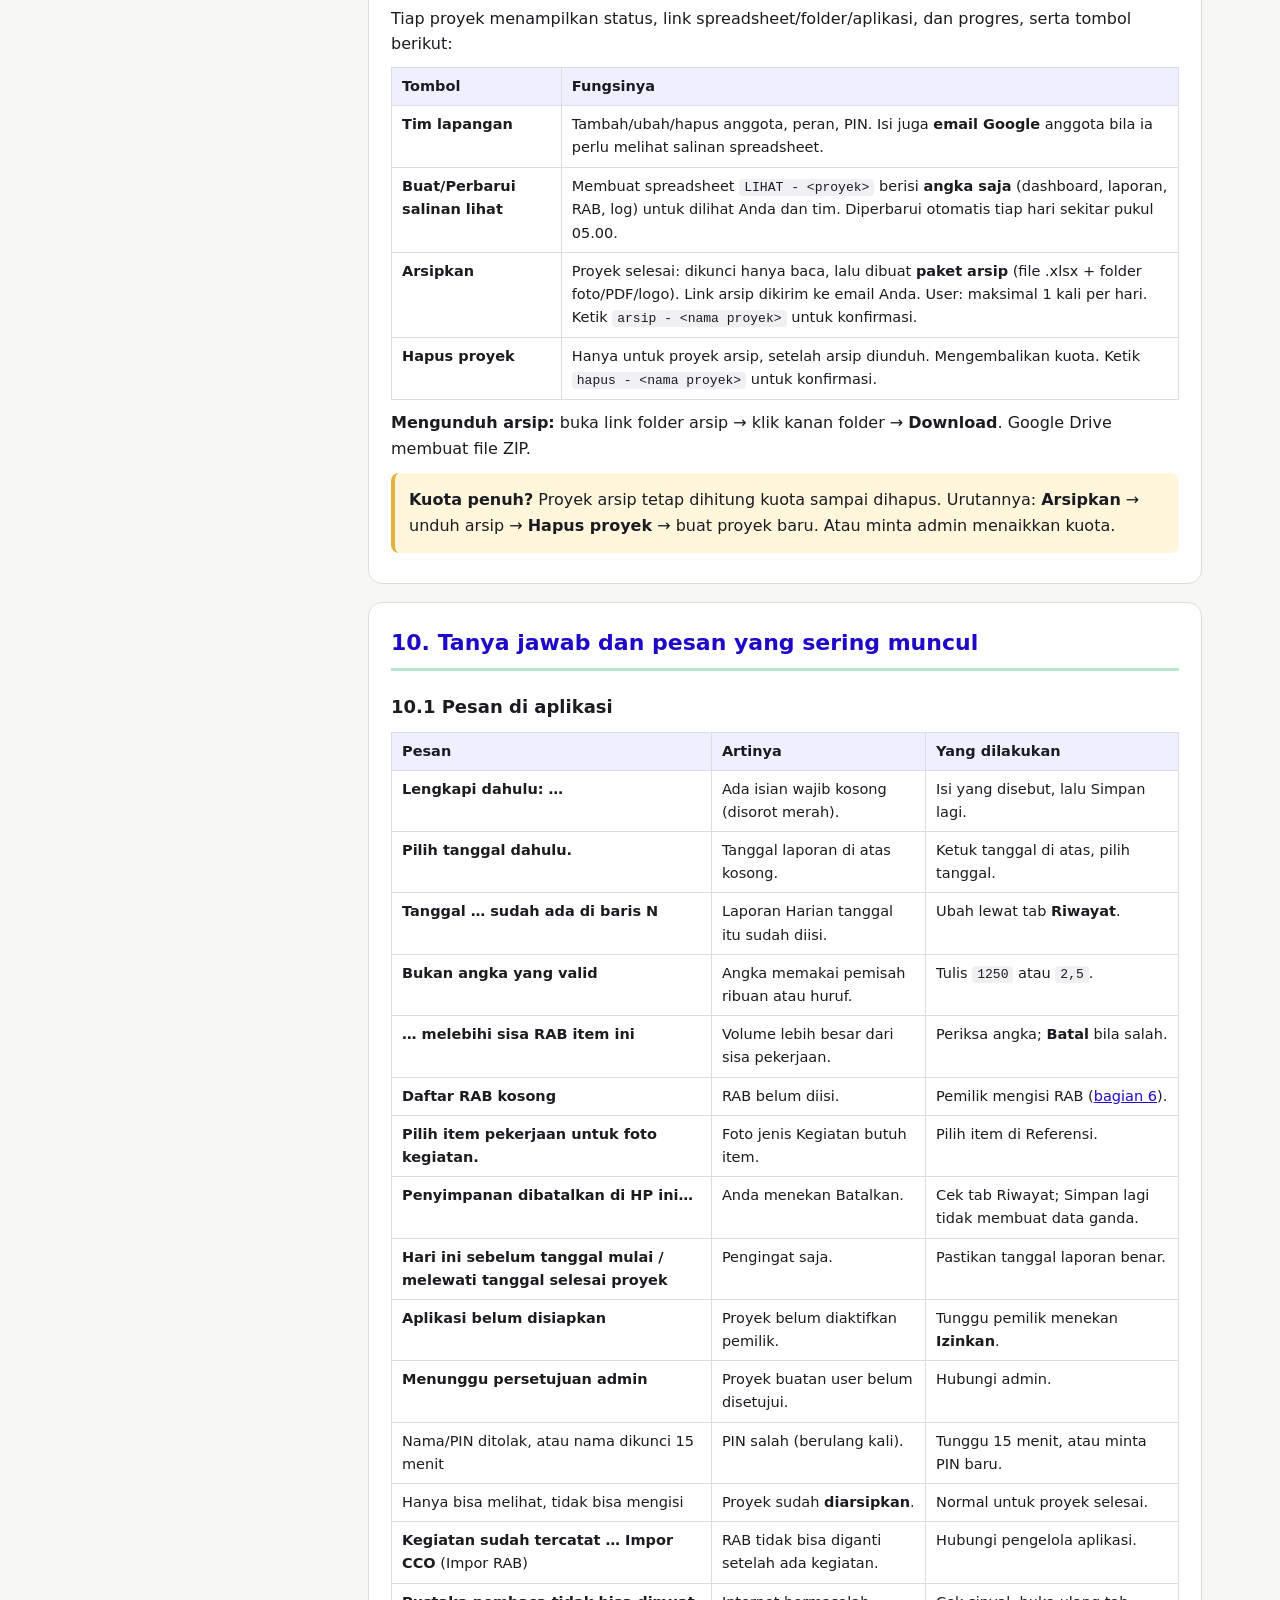
<file: progress-report/panduan/index.html>
<!doctype html>
<html lang="id">
<head>
<meta charset="utf-8">
<meta name="viewport" content="width=device-width, initial-scale=1">
<title>Panduan Pengguna Aplikasi Laporan Progress</title>
<!-- Dibuat otomatis oleh tools/panduan.js dari docs/PANDUAN_PENGGUNA.md. Jangan diedit langsung. -->
<style>
:root{--ink:#1D09C8;--mint:#B5E8CC;--bg:#f7f7f4;--card:#fff;--text:#1b1b22;--muted:#5d5d6b;--line:#dcdce3;--soft:#eef0ff;--code:#f0f0f4;--warn:#fff6dc;--bar:#1D09C8}
@media (prefers-color-scheme:dark){:root:not([data-theme="light"]){--ink:#a99dff;--mint:#5fae86;--bg:#1d1e21;--card:#26272b;--text:#e8e8ec;--muted:#a3a3ad;--line:#3a3b41;--soft:#2e2d45;--code:#323338;--warn:#3a3322;--bar:#2b2378}}
:root[data-theme="dark"]{--ink:#a99dff;--mint:#5fae86;--bg:#1d1e21;--card:#26272b;--text:#e8e8ec;--muted:#a3a3ad;--line:#3a3b41;--soft:#2e2d45;--code:#323338;--warn:#3a3322;--bar:#2b2378}
*{box-sizing:border-box}
html{scroll-behavior:smooth;scroll-padding-top:72px}
body{margin:0;background:var(--bg);color:var(--text);font:16px/1.6 system-ui,-apple-system,"Segoe UI",Roboto,Arial,sans-serif;-webkit-text-size-adjust:100%}
.top{position:sticky;top:0;z-index:20;display:flex;gap:8px;align-items:center;padding:10px 16px;background:var(--bar);color:#fff}
.top b{flex:1;font-size:15px;white-space:nowrap;overflow:hidden;text-overflow:ellipsis}
.top button{font:inherit;font-size:14px;border:1px solid rgba(255,255,255,.5);background:transparent;color:#fff;border-radius:8px;padding:6px 10px;cursor:pointer}
.wrap{display:flex;max-width:1180px;margin:0 auto}
nav{width:290px;flex:none;position:sticky;top:52px;align-self:flex-start;max-height:calc(100vh - 52px);overflow:auto;padding:16px 12px 24px 16px;border-right:1px solid var(--line)}
nav input{width:100%;font:inherit;font-size:15px;padding:9px 11px;border:1px solid var(--line);border-radius:8px;background:var(--card);color:var(--text)}
nav .hasil{font-size:13px;color:var(--muted);min-height:1.4em;margin:6px 2px}
nav ul{list-style:none;margin:0;padding:0}
nav ul ul{padding-left:12px;margin:2px 0 6px;border-left:2px solid var(--line)}
nav a{display:block;padding:5px 8px;border-radius:6px;color:var(--text);text-decoration:none;font-size:14px;line-height:1.35}
nav ul ul a{font-size:13px;color:var(--muted)}
nav a:hover{background:var(--soft)}
nav a.aktif{background:var(--soft);color:var(--ink);font-weight:600}
main{flex:1;min-width:0;padding:8px 28px 80px}
.intro h1{font-size:28px;line-height:1.25;margin:20px 0 8px;color:var(--ink)}
section{background:var(--card);border:1px solid var(--line);border-radius:14px;padding:4px 22px 18px;margin:18px 0}
section.sembunyi{display:none}
h2{font-size:22px;margin:18px 0 10px;padding-bottom:8px;border-bottom:3px solid var(--mint);color:var(--ink)}
h3{font-size:18px;margin:22px 0 8px}
h4{font-size:16px;margin:18px 0 4px;color:var(--ink)}
p{margin:8px 0}
a{color:var(--ink)}
code{background:var(--code);padding:1px 5px;border-radius:4px;font-size:.9em;font-family:Consolas,"Courier New",monospace}
blockquote{margin:12px 0;padding:10px 14px;background:var(--warn);border-left:4px solid #e2b33c;border-radius:8px}
blockquote p{margin:4px 0}
ol,ul{padding-left:24px}
li{margin:4px 0}
hr{display:none}
.tbl{overflow-x:auto;margin:10px 0;-webkit-overflow-scrolling:touch}
table{border-collapse:collapse;width:100%;font-size:14.5px}
th,td{border:1px solid var(--line);padding:7px 10px;text-align:left;vertical-align:top}
th{background:var(--soft);font-weight:600}
.versi{font-size:14px;color:var(--muted);margin:0 0 12px}
.versi.beda{background:var(--warn);border-left:4px solid #e2b33c;padding:8px 12px;border-radius:8px;color:var(--text)}
mark{background:#ffe27a;color:#000;border-radius:2px}
#atas{position:fixed;right:16px;bottom:16px;z-index:20;border:none;background:var(--bar);color:#fff;border-radius:50%;width:46px;height:46px;font-size:20px;box-shadow:0 2px 8px rgba(0,0,0,.25);cursor:pointer;display:none}
#tutup{display:none}
@media (max-width:899px){
  nav{position:fixed;top:52px;left:0;bottom:0;z-index:30;width:min(88vw,340px);max-height:none;background:var(--bg);transform:translateX(-105%);transition:transform .2s;box-shadow:2px 0 12px rgba(0,0,0,.25)}
  body.menu nav{transform:none}
  #tutup{display:block;margin-bottom:10px}
  main{padding:4px 16px 80px}
  section{padding:2px 14px 14px;border-radius:12px}
  .intro h1{font-size:23px}
  h2{font-size:20px}
}
@media (min-width:900px){#menu{display:none}}
@media print{.top,nav,#atas{display:none!important}main{padding:0}section{border:none;padding:0;break-inside:auto}section.sembunyi{display:block}body{background:#fff;color:#000}}
</style>
</head>
<body>
<div class="top"><button type="button" id="menu" aria-label="Buka daftar isi">☰ Menu</button><b>Panduan Pengguna Aplikasi Laporan Progress</b><button type="button" id="tema" aria-label="Ganti tema">◐ Otomatis</button></div>
<div class="wrap">
<nav aria-label="Daftar isi">
<button type="button" id="tutup" class="tutup">✕ Tutup menu</button>
<input id="cari" type="search" placeholder="Cari, mis. RAB, PIN, foto…" aria-label="Cari di panduan">
<div class="hasil" id="hasil" aria-live="polite"></div>
<ul><li><a href="#mulai-dari-sini">Mulai dari sini</a></li><li><a href="#daftar-isi">Daftar isi</a></li><li><a href="#1-kenalan-dulu">1. Kenalan dulu</a></li><li><a href="#2-membuka-aplikasi-semua-peran">2. Membuka aplikasi (semua peran)</a><ul><li><a href="#21-pertama-kali">2.1 Pertama kali</a></li><li><a href="#22-bagian-layar">2.2 Bagian layar</a></li><li><a href="#23-saat-menekan-simpan">2.3 Saat menekan Simpan</a></li><li><a href="#24-ganti-orang-di-hp-yang-sama">2.4 Ganti orang di HP yang sama</a></li></ul></li><li><a href="#3-tim-lapangan-mengisi-laporan">3. Tim lapangan: mengisi laporan</a><ul><li><a href="#31-harian-tenaga-kerja-dan-cuaca">3.1 Harian (tenaga kerja dan cuaca)</a></li><li><a href="#32-kegiatan-pekerjaan-yang-dikerjakan">3.2 Kegiatan (pekerjaan yang dikerjakan)</a></li><li><a href="#33-material">3.3 Material</a></li><li><a href="#34-alat">3.4 Alat</a></li><li><a href="#35-foto">3.5 Foto</a></li><li><a href="#36-riwayat-memperbaiki-isian">3.6 Riwayat (memperbaiki isian)</a></li></ul></li><li><a href="#4-peninjau-memeriksa-laporan">4. Peninjau: memeriksa laporan</a><ul><li><a href="#41-rekap-per-tanggal">4.1 Rekap per tanggal</a></li><li><a href="#42-tandai-diperiksa">4.2 Tandai diperiksa</a></li><li><a href="#43-aktivitas">4.3 Aktivitas</a></li><li><a href="#44-pdf-laporan-harian">4.4 PDF Laporan Harian</a></li></ul></li><li><a href="#5-pemilik-proyek-menyiapkan-proyek">5. Pemilik proyek: menyiapkan proyek</a><ul><li><a href="#51-daftar-tugas-sebelum-tim-mulai">5.1 Daftar tugas sebelum tim mulai</a></li><li><a href="#52-mengisi-master_proyek">5.2 Mengisi MASTER_PROYEK</a></li><li><a href="#53-mengatur-tim-dan-pin">5.3 Mengatur tim dan PIN</a></li></ul></li><li><a href="#6-input-rab">6. Input RAB</a><ul><li><a href="#61-cara-a-impor-rab-dari-file">6.1 Cara A: Impor RAB dari file</a></li><li><a href="#62-cara-b-ketik-manual-di-input_rab">6.2 Cara B: Ketik manual di INPUT_RAB</a></li></ul></li><li><a href="#7-jadwal-rencana">7. Jadwal rencana</a></li><li><a href="#8-membaca-laporan-dan-dashboard">8. Membaca laporan dan dashboard</a></li><li><a href="#9-pembuat-proyek-membuat-dan-mengelola-proyek">9. Pembuat Proyek: membuat dan mengelola proyek</a><ul><li><a href="#91-masuk">9.1 Masuk</a></li><li><a href="#92-membuat-proyek-baru">9.2 Membuat proyek baru</a></li><li><a href="#93-proyek-saya">9.3 Proyek saya</a></li></ul></li><li><a href="#10-tanya-jawab-dan-pesan-yang-sering-muncul">10. Tanya jawab dan pesan yang sering muncul</a><ul><li><a href="#101-pesan-di-aplikasi">10.1 Pesan di aplikasi</a></li><li><a href="#102-pertanyaan-umum">10.2 Pertanyaan umum</a></li><li><a href="#103-kirim-feedback-ke-pengembang">10.3 Kirim feedback ke pengembang</a></li></ul></li></ul>
</nav>
<main>
<header class="intro">
<h1 id="panduan-pengguna-aplikasi-laporan-progress">Panduan Pengguna Aplikasi Laporan Progress</h1>
<p class="versi" id="versi" data-v="1.3.0">Panduan untuk aplikasi <b>v1.3.0</b> · diperbarui 25/11/2026<span id="versi-anda"></span></p>
<p>Panduan ini untuk <strong>pemakai sehari-hari</strong>, bukan untuk pemrogram. Tidak perlu paham komputer: ikuti langkah bernomor dan cocokkan dengan yang tampil di layar HP Anda.</p>
</header>
<section data-id="mulai-dari-sini">
<h2 id="mulai-dari-sini">Mulai dari sini</h2>
<p>Cari peran Anda, lalu baca bagian yang disebut. Bagian lain boleh dilewati.</p>
<div class="tbl"><table><thead><tr><th>Saya adalah…</th><th>Pekerjaan saya</th><th>Baca bagian</th></tr></thead><tbody><tr><td><strong>Tim lapangan</strong> (penginput)</td><td>Mengisi laporan harian dari HP</td><td><a href="#1-kenalan-dulu">1</a>, <a href="#2-membuka-aplikasi-semua-peran">2</a>, <a href="#3-tim-lapangan-mengisi-laporan">3</a></td></tr><tr><td><strong>Peninjau</strong></td><td>Memeriksa laporan tim, menandai &quot;diperiksa&quot;, membuat PDF</td><td><a href="#1-kenalan-dulu">1</a>, <a href="#2-membuka-aplikasi-semua-peran">2</a>, <a href="#4-peninjau-memeriksa-laporan">4</a></td></tr><tr><td><strong>Pemilik proyek</strong> (akun Google pemilik spreadsheet)</td><td>Menyiapkan proyek: data proyek, <strong>RAB</strong>, jadwal, tim</td><td><a href="#1-kenalan-dulu">1</a>, <a href="#5-pemilik-proyek-menyiapkan-proyek">5</a>, <a href="#6-input-rab">6</a>, <a href="#7-jadwal-rencana">7</a>, <a href="#8-membaca-laporan-dan-dashboard">8</a></td></tr><tr><td><strong>User Pembuat Proyek</strong></td><td>Membuat proyek baru lewat halaman Pembuat Proyek</td><td><a href="#1-kenalan-dulu">1</a>, <a href="#9-pembuat-proyek-membuat-dan-mengelola-proyek">9</a></td></tr><tr><td>Siapa saja yang sedang bingung</td><td>Ada pesan aneh di layar</td><td><a href="#10-tanya-jawab-dan-pesan-yang-sering-muncul">10</a></td></tr></tbody></table></div>
</section>
<section data-id="daftar-isi">
<h2 id="daftar-isi">Daftar isi</h2>
<ul><li><a href="#1-kenalan-dulu">1. Kenalan dulu</a></li><li><a href="#2-membuka-aplikasi-semua-peran">2. Membuka aplikasi (semua peran)</a></li><li><a href="#3-tim-lapangan-mengisi-laporan">3. Tim lapangan: mengisi laporan</a></li><li><a href="#4-peninjau-memeriksa-laporan">4. Peninjau: memeriksa laporan</a></li><li><a href="#5-pemilik-proyek-menyiapkan-proyek">5. Pemilik proyek: menyiapkan proyek</a></li><li><a href="#6-input-rab">6. Input RAB</a></li><li><a href="#7-jadwal-rencana">7. Jadwal rencana</a></li><li><a href="#8-membaca-laporan-dan-dashboard">8. Membaca laporan dan dashboard</a></li><li><a href="#9-pembuat-proyek-membuat-dan-mengelola-proyek">9. Pembuat Proyek: membuat dan mengelola proyek</a></li><li><a href="#10-tanya-jawab-dan-pesan-yang-sering-muncul">10. Tanya jawab dan pesan yang sering muncul</a> (termasuk <a href="#103-kirim-feedback-ke-pengembang">kirim feedback</a>)</li></ul>
</section>
<section data-id="1-kenalan-dulu">
<h2 id="1-kenalan-dulu">1. Kenalan dulu</h2>
<p>Cara kerjanya singkat saja: <strong>tim mengisi dari HP → data masuk ke spreadsheet Google → laporan, dashboard, dan kurva S terhitung sendiri.</strong> Tidak ada yang perlu menghitung manual.</p>
<div class="tbl"><table><thead><tr><th>Istilah</th><th>Artinya</th></tr></thead><tbody><tr><td><strong>Aplikasi</strong> (web app)</td><td>Halaman yang dibuka dari link di HP. Tidak perlu dipasang dari Play Store.</td></tr><tr><td><strong>Spreadsheet</strong></td><td>File Google Sheets milik proyek. Semua data dan laporan ada di sini. Biasanya hanya pemilik yang membukanya.</td></tr><tr><td><strong>RAB</strong></td><td>Rencana Anggaran Biaya: daftar semua pekerjaan beserta satuan, volume, dan harga. Dasar semua perhitungan progres.</td></tr><tr><td><strong>Item pekerjaan</strong></td><td>Satu baris pekerjaan di RAB, mis. &quot;Pasangan bata merah 1:4&quot;. Tim memilih item ini saat melapor kegiatan.</td></tr><tr><td><strong>Volume</strong></td><td>Banyaknya pekerjaan yang dikerjakan, dalam satuan RAB (m², m³, kg, titik, ls…).</td></tr><tr><td><strong>PIN pribadi</strong></td><td>Kata sandi angka/huruf milik Anda sendiri dari pemegang proyek. Jangan dibagikan.</td></tr><tr><td><strong>Tanggal laporan</strong></td><td>Tanggal di bagian atas aplikasi. Semua isian, foto, dan rekap memakai tanggal ini.</td></tr><tr><td><strong>Bobot</strong></td><td>Porsi nilai satu item terhadap total RAB. Item mahal berbobot besar.</td></tr><tr><td><strong>Deviasi</strong></td><td>Selisih progres nyata dengan rencana. Minus berarti terlambat.</td></tr></tbody></table></div>
<p><strong>Peran di aplikasi:</strong></p>
<div class="tbl"><table><thead><tr><th>Peran</th><th>Tab yang tampil</th></tr></thead><tbody><tr><td>Penginput</td><td>Harian, Kegiatan, Material, Alat, Foto, Rekap, Riwayat</td></tr><tr><td>Peninjau</td><td>Rekap, Aktivitas (plus tombol <strong>Tandai diperiksa</strong> bila diizinkan)</td></tr><tr><td>Keduanya</td><td>Semua tab di atas</td></tr><tr><td>Pemilik</td><td>Semua tab, ditambah <strong>Impor RAB</strong></td></tr></tbody></table></div>
</section>
<section data-id="2-membuka-aplikasi-semua-peran">
<h2 id="2-membuka-aplikasi-semua-peran">2. Membuka aplikasi (semua peran)</h2>
<h3 id="21-pertama-kali">2.1 Pertama kali</h3>
<ol><li>Buka <strong>link aplikasi</strong> yang dikirim pemegang proyek (berakhiran <code>/exec</code>).</li><li>Masuk ke akun Google bila diminta (akun apa saja).</li><li>Muncul layar <strong>Siapa yang menginput?</strong>
<ul><li>Pilih <strong>nama Anda</strong> dari daftar.</li><li>Ketik <strong>PIN pribadi</strong> Anda.</li><li>Tekan <strong>Masuk</strong>.</li></ul></li><li>Nama Anda <strong>tidak ada</strong> di daftar? Minta pemegang proyek menambahkan nama Anda dulu.</li></ol>
<blockquote><p><strong>Tips:</strong> di Chrome HP, tekan menu titik tiga → <strong>Tambahkan ke layar utama</strong>. Aplikasi muncul sebagai ikon seperti aplikasi biasa.</p></blockquote>
<p>Nama dan PIN diingat di HP itu. Besok tinggal buka ikonnya.</p>
<h3 id="22-bagian-layar">2.2 Bagian layar</h3>
<div class="tbl"><table><thead><tr><th>Bagian</th><th>Fungsi</th></tr></thead><tbody><tr><td>Kop atas</td><td>Nama proyek, lokasi, ringkasan progres.</td></tr><tr><td><strong>Tanggal laporan</strong></td><td>Ketuk untuk memilih tanggal. <strong>Periksa tanggal ini sebelum menyimpan apa pun.</strong></td></tr><tr><td><strong>?</strong> (Panduan)</td><td>Membuka panduan ini di tab baru, kapan saja. Di bawah judul panduan tampil versi aplikasi Anda.</td></tr><tr><td><strong>✉</strong> (Feedback)</td><td>Mengirim masalah, saran, atau pertanyaan ke pengembang aplikasi. Lihat <a href="#103-kirim-feedback-ke-pengembang">10.3</a>.</td></tr><tr><td><strong>◐ Tampilan</strong></td><td>Ganti tema: Otomatis → Terang → Gelap.</td></tr><tr><td>Deretan tab</td><td>Harian, Kegiatan, dst. (tergantung peran).</td></tr><tr><td>Bagian bawah</td><td>Versi aplikasi, zona waktu, nama Anda, tombol <strong>Ganti nama / PIN</strong>.</td></tr></tbody></table></div>
<h3 id="23-saat-menekan-simpan">2.3 Saat menekan Simpan</h3>
<ul><li>Muncul jendela kecil berisi jam berjalan dan langkah proses. Tunggu sampai tertutup sendiri.</li><li>Pesan <strong>hijau</strong> = berhasil. Pesan <strong>merah</strong> = belum tersimpan; baca isinya.</li><li>Tombol <strong>Batalkan</strong> hanya berhenti menunggu di HP. Data mungkin tetap tersimpan di server: cek di tab <strong>Riwayat</strong>.</li><li><strong>Sinyal putus?</strong> Isian tidak hilang. Tunggu sinyal, tekan <strong>Simpan</strong> lagi. Aplikasi menjaga agar data <strong>tidak tercatat dua kali</strong>, walau tombol ditekan berulang.</li></ul>
<h3 id="24-ganti-orang-di-hp-yang-sama">2.4 Ganti orang di HP yang sama</h3>
<p>Tekan <strong>Ganti nama / PIN</strong> di bagian bawah, lalu masuk dengan nama dan PIN orang lain.</p>
</section>
<section data-id="3-tim-lapangan-mengisi-laporan">
<h2 id="3-tim-lapangan-mengisi-laporan">3. Tim lapangan: mengisi laporan</h2>
<p><strong>Urutan yang disarankan setiap hari:</strong></p>
<ol><li>Cek <strong>tanggal laporan</strong> di atas (biasanya hari ini).</li><li>Tab <strong>Harian</strong>: tenaga kerja dan cuaca (sekali per hari).</li><li>Tab <strong>Kegiatan</strong>: satu entri untuk tiap pekerjaan yang dikerjakan.</li><li>Tab <strong>Material</strong> dan <strong>Alat</strong>: bila ada material masuk/terpakai atau alat di lokasi.</li><li>Tab <strong>Foto</strong>: dokumentasi.</li><li>Tab <strong>Riwayat</strong>: pastikan semua tercatat.</li></ol>
<h3 id="31-harian-tenaga-kerja-dan-cuaca">3.1 Harian (tenaga kerja dan cuaca)</h3>
<div class="tbl"><table><thead><tr><th>Isian</th><th>Cara mengisi</th></tr></thead><tbody><tr><td>Pekerja hadir penuh</td><td>Jumlah orang yang bekerja seharian. <strong>Wajib.</strong></td></tr><tr><td>Pekerja hadir setengah hari</td><td>Boleh dikosongkan (dianggap 0).</td></tr><tr><td>Cuaca pagi / siang / sore</td><td>Pilih: Cerah, Mendung, atau Hujan. <strong>Wajib.</strong></td></tr><tr><td>Keterangan</td><td>Catatan bebas, mis. &quot;hujan deras jam 14.00, pekerjaan berhenti&quot;.</td></tr></tbody></table></div>
<p>Tekan <strong>Simpan</strong>. Laporan Harian hanya <strong>satu per tanggal</strong>: kalau tanggal itu sudah diisi, ubah lewat tab <strong>Riwayat</strong>.</p>
<h3 id="32-kegiatan-pekerjaan-yang-dikerjakan">3.2 Kegiatan (pekerjaan yang dikerjakan)</h3>
<ol><li>Di kotak <strong>Cari item pekerjaan…</strong>, ketik sebagian nama pekerjaan (mis. <code>beton</code>, <code>bata</code>).</li><li>Pilih item dari daftar. Muncul keterangan <strong>Satuan · Volume RAB · Terlaksana · Sisa</strong>.</li><li>Isi <strong>Volume</strong> yang dikerjakan hari ini, dalam satuan yang tertulis.
<ul><li>Desimal boleh pakai <strong>koma atau titik</strong>: <code>2,5</code> atau <code>2.5</code>.</li><li><strong>Jangan</strong> pakai pemisah ribuan: tulis <code>1250</code>, bukan <code>1.250</code>.</li><li>Di bawah kotak tertulis <strong>Terbaca: …</strong>. Pastikan angkanya benar.</li></ul></li><li>Isi <strong>Rincian kegiatan</strong> (mis. &quot;Pengecoran kolom lantai 2 as A-C&quot;) dan <strong>Keterangan</strong> bila perlu.</li><li>Tekan <strong>Simpan</strong>.</li></ol>
<p><strong>Hal khusus:</strong></p>
<ul><li><strong>Proyek memakai persen?</strong> Bila pemilik mengatur metode <em>Persen</em>, yang diisi adalah <strong>Progres harian (%)</strong> (0-100), bukan volume.</li><li><strong>Volume melebihi sisa RAB?</strong> Muncul pertanyaan <em>&quot;… melebihi sisa RAB item ini. Tetap simpan?&quot;</em>. Periksa lagi angkanya. Tekan <strong>Batal</strong> bila salah ketik.</li><li><strong>Pekerjaan sudah selesai seluruhnya?</strong> Tekan <strong>Selesaikan 100%</strong>: aplikasi mengisi sisa volume otomatis, Anda tidak perlu menghitung.</li><li><strong>Item tidak ada di daftar?</strong> Item hanya bisa dipilih dari RAB. Laporkan ke pemilik proyek; jangan memilih item lain yang &quot;mirip&quot;.</li></ul>
<h3 id="33-material">3.3 Material</h3>
<div class="tbl"><table><thead><tr><th>Isian</th><th>Cara mengisi</th></tr></thead><tbody><tr><td>Nama material</td><td>Ketik; nama yang pernah dipakai muncul sebagai saran. Pakai nama yang sama setiap kali (mis. selalu &quot;Semen 50 kg&quot;).</td></tr><tr><td>Tipe transaksi</td><td><strong>Masuk</strong> (datang ke lokasi), <strong>Pakai</strong> (terpakai), <strong>Retur</strong> (dikembalikan).</td></tr><tr><td>Volume / Qty</td><td>Jumlahnya.</td></tr><tr><td>Satuan</td><td>mis. zak, m³, batang, kg.</td></tr><tr><td>Supplier / dari</td><td>Asal material (boleh kosong).</td></tr><tr><td>Keterangan</td><td>Catatan bebas.</td></tr></tbody></table></div>
<h3 id="34-alat">3.4 Alat</h3>
<div class="tbl"><table><thead><tr><th>Isian</th><th>Cara mengisi</th></tr></thead><tbody><tr><td>Nama alat</td><td>mis. Excavator, Concrete mixer. Saran muncul dari data lama.</td></tr><tr><td>Jumlah</td><td>Jumlah unit.</td></tr><tr><td>Status</td><td><strong>Dipakai</strong>, <strong>Standby</strong>, <strong>Rusak</strong>, atau <strong>Keluar</strong> (meninggalkan lokasi).</td></tr><tr><td>Keterangan</td><td>Catatan bebas.</td></tr></tbody></table></div>
<h3 id="35-foto">3.5 Foto</h3>
<ol><li>Pilih <strong>Jenis foto</strong>: Umum, Kegiatan, Material, atau Alat.</li><li>Untuk jenis Kegiatan/Material/Alat, pilih juga <strong>Referensi</strong> (item atau nama yang difoto).</li><li>Tekan tombol pilih foto: <strong>ambil dengan kamera</strong> atau pilih dari galeri. Boleh beberapa sekaligus.</li><li>Tekan <strong>Unggah foto</strong>. Tunggu sampai tiap foto bertulisan <strong>Terunggah ✓</strong>.</li></ol>
<p>Catatan:</p>
<ul><li>Foto otomatis diperkecil supaya hemat kuota; kualitas tetap cukup untuk laporan.</li><li>Tanggal foto mengikuti <strong>tanggal laporan</strong> di atas.</li><li>Foto yang sudah terunggah <strong>tidak bisa dihapus dari aplikasi</strong>. Salah unggah? Kabari pemilik proyek.</li></ul>
<h3 id="36-riwayat-memperbaiki-isian">3.6 Riwayat (memperbaiki isian)</h3>
<p>Tab <strong>Riwayat</strong> menampilkan entri yang <strong>Anda</strong> buat, yang terbaru di atas.</p>
<ul><li><strong>Ubah</strong>: form terbuka berisi data lama (&quot;Mengubah entri di baris …&quot;). Perbaiki, lalu tekan <strong>Simpan perubahan</strong>.</li><li><strong>Hapus</strong>: entri dikosongkan setelah konfirmasi.</li><li>Entri bertanda <strong>diubah di sheet</strong> tidak punya tombol Ubah/Hapus, karena pemilik sudah mengubahnya langsung di spreadsheet. Minta pemilik bila perlu diperbaiki.</li></ul>
</section>
<section data-id="4-peninjau-memeriksa-laporan">
<h2 id="4-peninjau-memeriksa-laporan">4. Peninjau: memeriksa laporan</h2>
<h3 id="41-rekap-per-tanggal">4.1 Rekap per tanggal</h3>
<ol><li>Pilih <strong>tanggal laporan</strong> di atas.</li><li>Buka tab <strong>Rekap</strong>: tampil Harian, Kegiatan, Material, Alat, dan foto tanggal itu, lengkap dengan nama penginputnya.</li><li>Periksa isinya. Bila ada yang salah, minta penginput memperbaikinya lewat Riwayat.</li></ol>
<h3 id="42-tandai-diperiksa">4.2 Tandai diperiksa</h3>
<ol><li>Isi <strong>Catatan pemeriksaan</strong> (boleh kosong).</li><li>Tekan <strong>Tandai diperiksa</strong>. Status menjadi hijau <strong>Diperiksa</strong>, dan <strong>PDF Laporan Harian</strong> tanggal itu dibuat otomatis.</li><li>Salah tandai? Tekan <strong>Batalkan tanda</strong>.</li></ol>
<p>Status kuning <strong>Berubah setelah diperiksa</strong> berarti ada data/foto yang ditambah atau diubah setelah Anda menandai. Periksa lagi, lalu tekan <strong>Tandai ulang</strong>.</p>
<p>Tombol <strong>Tandai diperiksa</strong> tidak ada? Peran Anda &quot;hanya lihat&quot;. Minta pemegang proyek mengubahnya bila memang perlu menandai.</p>
<h3 id="43-aktivitas">4.3 Aktivitas</h3>
<p>Tab <strong>Aktivitas</strong> berisi entri, foto, dan tanda periksa terbaru dari seluruh tim. Ketuk satu baris untuk langsung membuka rekap tanggalnya. Cocok untuk cek cepat setiap pagi.</p>
<h3 id="44-pdf-laporan-harian">4.4 PDF Laporan Harian</h3>
<ul><li>Di tab <strong>Rekap</strong>, tekan <strong>Buat PDF</strong> untuk membuat PDF tanggal yang dipilih. Daftar PDF tanggal itu tampil di bawahnya dan bisa dibuka.</li><li>PDF juga dibuat <strong>otomatis</strong>: saat tanggal ditandai diperiksa, dan setiap malam sekitar pukul 21.00 bila hari itu ada data.</li></ul>
</section>
<section data-id="5-pemilik-proyek-menyiapkan-proyek">
<h2 id="5-pemilik-proyek-menyiapkan-proyek">5. Pemilik proyek: menyiapkan proyek</h2>
<blockquote><p><strong>Siapa &quot;pemilik&quot;?</strong> Akun Google yang memiliki file spreadsheet proyek. Untuk proyek dari <strong>Pembuat Proyek</strong>, pemiliknya adalah <strong>akun admin</strong> Pembuat, bukan user yang mengisi formulir. Pekerjaan di bagian 5-7 (yang membuka spreadsheet) dikerjakan dari akun itu. User Pembuat cukup menyiapkan file RAB dan mengirimkannya ke admin.</p></blockquote>
<h3 id="51-daftar-tugas-sebelum-tim-mulai">5.1 Daftar tugas sebelum tim mulai</h3>
<p>Kerjakan berurutan; centang bila selesai.</p>
<ol><li><strong>Aktifkan proyek</strong> (sekali): buka link aplikasi dengan akun pemilik, tekan <strong>Izinkan</strong>. Tunggu sampai muncul <strong>Buka aplikasi</strong>. (Untuk proyek buatan user, link <strong>Aktifkan</strong> dikirim ke email admin.)</li><li><strong>Lengkapi data proyek</strong> di sheet <code>MASTER_PROYEK</code> (<a href="#52-mengisi-master_proyek">5.2</a>).</li><li><strong>Isi RAB</strong> (<a href="#6-input-rab">bagian 6</a>). Wajib sebelum tim melapor kegiatan.</li><li><strong>Isi jadwal rencana</strong> (<a href="#7-jadwal-rencana">bagian 7</a>), supaya kurva S dan deviasi terhitung.</li><li><strong>Atur tim</strong>: nama, peran, dan PIN tiap anggota (<a href="#53-mengatur-tim-dan-pin">5.3</a>).</li><li><strong>Uji sekali</strong>: simpan 1 Harian dan 1 Kegiatan dari HP, lihat di tab <strong>Rekap</strong>, lalu hapus lewat <strong>Riwayat</strong>.</li><li><strong>Bagikan link aplikasi</strong> ke tim, plus nama dan PIN masing-masing secara pribadi.</li></ol>
<h3 id="52-mengisi-master_proyek">5.2 Mengisi MASTER_PROYEK</h3>
<p>Buka spreadsheet proyek, sheet <code>MASTER_PROYEK</code>. Isi <strong>sel kolom C</strong> di sebelah labelnya. Proyek dari Pembuat sudah terisi sebagian dari formulir.</p>
<div class="tbl"><table><thead><tr><th>Label</th><th>Isi</th></tr></thead><tbody><tr><td>Nama Proyek, Lokasi Proyek, Nomor Kontrak</td><td>Teks bebas.</td></tr><tr><td>Nilai Kontrak (Rp)</td><td>Angka saja, tanpa &quot;Rp&quot; dan titik.</td></tr><tr><td>Tanggal Mulai, Tanggal Selesai (Rencana)</td><td>Tanggal. Menentukan jumlah minggu proyek.</td></tr><tr><td>Tipe Proyek</td><td><strong>Swasta</strong> atau <strong>Pemerintah</strong> (menentukan kop dan blok tanda tangan).</td></tr><tr><td>Jumlah Pihak TTD (1-4)</td><td>Jumlah penanda tangan di laporan.</td></tr><tr><td>Kop Baris 1-2, Pihak 1-4 Jabatan/Nama (kolom F-G)</td><td>Isi pada bagian <strong>SWASTA</strong> atau <strong>PEMERINTAH</strong> sesuai tipe proyek.</td></tr><tr><td>Logo 1-4 dan Jumlah logo</td><td>Opsional; lihat catatan di bawah sheet.</td></tr></tbody></table></div>
<p>Sel <strong>Total Nilai RAB</strong> dan <strong>Durasi (Minggu)</strong> terhitung sendiri, jangan diketik. Kotak status di bawah tabel harus berbunyi <strong>✓ Konfigurasi proyek lengkap &amp; valid</strong>.</p>
<p><strong>Metode input kegiatan</strong> (sel <code>J2</code> di sheet <code>LOG_KEGIATAN</code>): <code>Volume</code> (tim mengisi volume; disarankan) atau <code>Persen</code> (tim mengisi progres harian %). Tentukan <strong>sebelum</strong> tim mulai, dan jangan diganti di tengah jalan.</p>
<h3 id="53-mengatur-tim-dan-pin">5.3 Mengatur tim dan PIN</h3>
<p>Tiap anggota punya <strong>nama</strong>, <strong>peran</strong>, dan <strong>PIN pribadi</strong> (minimal 6 karakter).</p>
<ul><li><strong>Lewat Pembuat Proyek</strong> (paling mudah): <strong>Proyek saya</strong> → <strong>Tim lapangan</strong> → tambah/ubah anggota.</li><li><strong>Lewat spreadsheet</strong> (pemilik): menu <strong>Laporan Progress → Atur PIN anggota tim (mode terbuka)</strong>.</li></ul>
<div class="tbl"><table><thead><tr><th>Peran</th><th>Untuk siapa</th></tr></thead><tbody><tr><td>Penginput</td><td>Tim lapangan yang mengisi laporan.</td></tr><tr><td>Peninjau</td><td>Pengawas/atasan yang memeriksa.</td></tr><tr><td>Keduanya</td><td>Orang yang mengisi sekaligus memeriksa.</td></tr></tbody></table></div>
<p>Anggota lupa PIN: buat PIN baru untuknya dengan cara yang sama. HP yang masih memakai PIN lama otomatis diminta masuk ulang.</p>
</section>
<section data-id="6-input-rab">
<h2 id="6-input-rab">6. Input RAB</h2>
<p>RAB adalah <strong>fondasi</strong> aplikasi: daftar item di tab Kegiatan, bobot, progres, kurva S, dan semua laporan berasal dari sheet <code>INPUT_RAB</code>. Isi dengan teliti <strong>sebelum</strong> tim mulai melapor.</p>
<p>Ada dua cara:</p>
<div class="tbl"><table><thead><tr><th></th><th><strong>Cara A: Impor RAB</strong> (disarankan)</th><th><strong>Cara B: Ketik manual</strong></th></tr></thead><tbody><tr><td>Cocok untuk</td><td>Sudah punya file RAB <strong>.xlsx</strong> atau <strong>.pdf hasil ekspor Excel</strong></td><td>RAB pendek, atau file berupa hasil scan/foto</td></tr><tr><td>Di mana</td><td>Aplikasi, tab <strong>Impor RAB</strong></td><td>Spreadsheet, sheet <code>INPUT_RAB</code></td></tr><tr><td>Siapa</td><td>Akun pemilik</td><td>Akun pemilik</td></tr><tr><td>Kelebihan</td><td>Cepat, angka dicek otomatis (volume × harga = jumlah)</td><td>Bisa untuk RAB apa pun</td></tr></tbody></table></div>
<blockquote><p><strong>Penting untuk kedua cara:</strong> RAB hanya bisa diganti <strong>selama belum ada kegiatan tercatat</strong>. Setelah tim mulai melapor kegiatan, mengganti RAB akan memutus progres, sehingga impor ditolak. Kapasitas: <strong>1000 baris</strong> (termasuk baris kategori dan sub).</p></blockquote>
<h3 id="61-cara-a-impor-rab-dari-file">6.1 Cara A: Impor RAB dari file</h3>
<p><strong>Siapkan:</strong> file RAB <strong>.xlsx</strong>, atau <strong>.pdf yang dibuat dari Excel</strong> (bukan hasil scan/foto). Laptop lebih nyaman daripada HP untuk memeriksa pratinjau. Perlu internet.</p>
<ol><li>Buka aplikasi dengan <strong>akun Google pemilik</strong>, lalu tab <strong>Impor RAB</strong>.</li><li>Tekan <strong>File RAB</strong> dan pilih file Anda. Tunggu sampai pratinjau tampil (PDF besar bisa beberapa detik).</li><li><strong>Periksa Sheet</strong> (khusus .xlsx yang berisi beberapa sheet): aplikasi memilih sheet dengan item terbanyak, mis. <code>RAB</code>, bukan <code>REKAP</code>. Ganti bila salah.</li><li><strong>Periksa Kolom</strong>: aplikasi menebak kolom Uraian, Satuan, Volume, Harga satuan, Spesifikasi, dan Jumlah. Ganti bila perlu, misalnya:
<ul><li>Harga <strong>termasuk PPN</strong> atau <strong>tanpa PPN</strong> (bawaan: kolom &quot;+ PPN&quot; bila ada).</li><li>Volume <strong>CCO</strong> atau <strong>kontrak</strong> (bawaan: kolom paling kiri).</li></ul></li><li><strong>Periksa Struktur</strong>: huruf besar (A, B, C…) menjadi <strong>Kategori</strong>; tingkat di bawahnya (I, II…, 1, 2…) menjadi <strong>Sub</strong>. Baris Total, Sub Total, tanda tangan, dan keterangan otomatis diabaikan (lihat <strong>Baris diabaikan</strong>).</li><li><strong>Periksa tanda warna</strong> pada tiap baris:
<div class="tbl"><table><thead><tr><th>Tanda</th><th>Artinya</th><th>Yang perlu dilakukan</th></tr></thead><tbody><tr><td>Tanpa warna</td><td>Angka cocok</td><td>Tidak ada.</td></tr><tr><td>Garis <strong>kuning</strong> + catatan</td><td>Angka diperbaiki otomatis, mis. volume tercetak 0,59 padahal 0,58725</td><td>Baca catatannya; biasanya sudah benar.</td></tr><tr><td>Garis <strong>merah</strong></td><td>Angka tidak cocok dan tidak bisa diperbaiki</td><td>Cek ke file asli; buang barisnya atau perbaiki file lalu impor ulang.</td></tr><tr><td>Total <strong>✓ hijau</strong></td><td>Total sama dengan total dokumen</td><td>Aman.</td></tr><tr><td>Total <strong>⚠ kuning</strong></td><td>Total berbeda</td><td>Cari baris merah/kuning penyebabnya.</td></tr></tbody></table></div></li></ol>
<ol start="7"><li><strong>Saring bila perlu:</strong>
<ul><li>Centang <strong>Buang item bervolume 0 / -</strong> untuk membuang item kosong.</li><li>Lepas centang kategori/sub/item yang tidak dipakai.</li><li>Centang <strong>Tampilkan hanya yang bermasalah</strong> untuk melihat baris kuning/merah saja.</li></ul></li><li>Tekan <strong>Tulis ke INPUT_RAB</strong>, lalu konfirmasi. Bila total tidak sama dengan dokumen, ada konfirmasi kedua.</li><li>Selesai. Buka tab <strong>Kegiatan</strong>: item baru sudah muncul di daftar.</li></ol>
<p>Setelah impor:</p>
<ul><li>Isi RAB lama (bila ada) diganti seluruhnya.</li><li>Bila sebelumnya sudah ada RAB, kolom Mulai/Selesai di <code>JADWAL_RENCANA</code> <strong>dikosongkan</strong> karena urutan pekerjaan berubah. Isi ulang (<a href="#7-jadwal-rencana">bagian 7</a>).</li><li>Item tanpa satuan diisi <code>ls</code> dengan catatan.</li></ul>
<h3 id="62-cara-b-ketik-manual-di-input_rab">6.2 Cara B: Ketik manual di INPUT_RAB</h3>
<p>Buka spreadsheet → sheet <code>INPUT_RAB</code>. Isian dimulai <strong>baris 6</strong>. Hanya <strong>6 kolom</strong> yang diketik; kolom lain berisi rumus dan terisi sendiri.</p>
<div class="tbl"><table><thead><tr><th>Kolom</th><th>Judul</th><th>Diisi pada</th><th>Contoh</th></tr></thead><tbody><tr><td>B</td><td>Kategori Pekerjaan</td><td>Baris <strong>kategori</strong> saja</td><td><code>I. PEKERJAAN PERSIAPAN</code></td></tr><tr><td>C</td><td>Sub-Pekerjaan</td><td>Baris <strong>sub</strong> saja (opsional)</td><td><code>Galian dan Urugan</code></td></tr><tr><td>D</td><td>Uraian Detail</td><td>Baris <strong>item</strong></td><td><code>Galian tanah pondasi</code></td></tr><tr><td>E</td><td>Satuan</td><td>Baris item</td><td><code>m3</code>, <code>m2</code>, <code>kg</code>, <code>ls</code>, <code>titik</code></td></tr><tr><td>F</td><td>Volume RAB</td><td>Baris item</td><td><code>125,5</code></td></tr><tr><td>G</td><td>Harga Satuan (Rp)</td><td>Baris item</td><td><code>85000</code></td></tr></tbody></table></div>
<p><strong>Aturannya: satu baris = satu hal.</strong> Kategori, sub, dan item masing-masing punya baris sendiri, dan tiap baris hanya mengisi kolomnya.</p>
<p>Contoh susunan yang benar:</p>
<div class="tbl"><table><thead><tr><th>Baris</th><th>B Kategori</th><th>C Sub</th><th>D Uraian</th><th>E Satuan</th><th>F Volume</th><th>G Harga</th></tr></thead><tbody><tr><td>6</td><td>I. PEKERJAAN PERSIAPAN</td><td></td><td></td><td></td><td></td><td></td></tr><tr><td>7</td><td></td><td></td><td>Mobilisasi dan demobilisasi</td><td>ls</td><td>1</td><td>68000000</td></tr><tr><td>8</td><td></td><td></td><td>Pagar seng keliling t=2m</td><td>m</td><td>240</td><td>285000</td></tr><tr><td>9</td><td>II. PEKERJAAN STRUKTUR</td><td></td><td></td><td></td><td></td><td></td></tr><tr><td>10</td><td></td><td>Galian dan Urugan</td><td></td><td></td><td></td><td></td></tr><tr><td>11</td><td></td><td></td><td>Galian tanah pondasi</td><td>m3</td><td>125,5</td><td>85000</td></tr><tr><td>12</td><td></td><td></td><td>Urugan pasir bawah pondasi</td><td>m3</td><td>18</td><td>310000</td></tr></tbody></table></div>
<p>Tips mengetik:</p>
<ul><li>Item boleh langsung di bawah kategori tanpa sub (baris 7-8 di contoh).</li><li><strong>Volume dan harga harus angka</strong>: tanpa &quot;Rp&quot;, tanpa satuan, tanpa titik ribuan. Tanda desimal mengikuti pengaturan spreadsheet (umumnya koma untuk Indonesia). Angka yang menempel di kiri sel biasanya terbaca sebagai teks; kolom <strong>Cek</strong> akan memberi tahu.</li><li>Item dianggap item pekerjaan (bisa dipilih tim) bila <strong>satuan terisi dan volume bukan 0</strong>.</li><li><strong>Nama item jangan kembar</strong> dalam kategori/sub yang sama. Kalau ada dua &quot;Bekisting&quot;, bedakan: &quot;Bekisting kolom&quot; dan &quot;Bekisting balok&quot;.</li><li>Jangan memakai tanda <code>›</code> di nama.</li><li><strong>Jangan menyisipkan atau menghapus baris</strong> sheet; cukup kosongkan isi selnya. Jangan mengetik di kolom berwarna/berumus.</li><li>Menyalin dari Excel lain? Tempel dengan <strong>Edit → Tempel khusus → Hanya nilai</strong> (Ctrl+Shift+V) supaya format dan rumus sheet tidak rusak.</li></ul>
<p><strong>Cek hasilnya:</strong></p>
<ul><li>Kotak status di atas tabel harus berbunyi <strong>✓ Semua item RAB valid</strong>.</li><li>Kolom <strong>Cek</strong> di kanan tiap baris harus <code>OK</code>. Bila tidak:
<div class="tbl"><table><thead><tr><th>Pesan Cek</th><th>Perbaikan</th></tr></thead><tbody><tr><td>⚠ Volume bukan angka / ⚠ Harga bukan angka</td><td>Hapus huruf, &quot;Rp&quot;, atau titik ribuan.</td></tr><tr><td>⚠ Satuan kosong</td><td>Isi kolom E.</td></tr><tr><td>⚠ Volume kosong/0</td><td>Isi volume, atau hapus satuannya bila memang bukan item.</td></tr><tr><td>⚠ Harga kosong</td><td>Isi harga satuan.</td></tr><tr><td>⚠ Volume negatif / ⚠ Harga negatif</td><td>Hilangkan tanda minus.</td></tr><tr><td>⚠ Nama ganda</td><td>Bedakan nama item yang kembar.</td></tr></tbody></table></div></li></ul>
<ul><li>Sheet <code>MASTER_PROYEK</code> → <strong>Total Nilai RAB</strong> harus sama dengan total RAB dokumen Anda.</li></ul>
</section>
<section data-id="7-jadwal-rencana">
<h2 id="7-jadwal-rencana">7. Jadwal rencana</h2>
<p>Jadwal dipakai untuk <strong>kurva S rencana</strong> dan <strong>deviasi</strong>. Tanpa jadwal, progres nyata tetap terhitung, tetapi tidak ada pembandingnya.</p>
<ol><li>Buka sheet <code>JADWAL_RENCANA</code>. Daftar item dan bobotnya sudah terisi sendiri dari RAB.</li><li>Untuk tiap item, isi kolom <strong>Mulai</strong> dan <strong>Selesai</strong> dengan <strong>nomor minggu</strong>, bukan tanggal. Minggu 1 = minggu pertama sejak Tanggal Mulai proyek.
<ul><li>Contoh: pekerjaan galian dikerjakan minggu ke-2 sampai ke-4 → Mulai <code>2</code>, Selesai <code>4</code>.</li></ul></li><li>Bobot dibagi rata ke minggu-minggu itu secara otomatis (sel biru).</li><li>Kolom <strong>Validator</strong> harus <code>OK</code>. Kotak status di atas harus berbunyi <strong>✓ Distribusi rencana valid</strong>.</li></ol>
<p>Ringkasan di atas sheet menunjukkan berapa item yang sudah dijadwalkan (mis. <code>58 / 60 item</code>).</p>
</section>
<section data-id="8-membaca-laporan-dan-dashboard">
<h2 id="8-membaca-laporan-dan-dashboard">8. Membaca laporan dan dashboard</h2>
<p>Semua sheet laporan terisi otomatis dari isian tim. <strong>Jangan mengetik di sel rumus</strong>; cukup ganti sel pemilih (tanggal/minggu/bulan).</p>
<div class="tbl"><table><thead><tr><th>Sheet</th><th>Isinya</th><th>Cara memilih periode</th></tr></thead><tbody><tr><td><code>DASHBOARD</code></td><td>Kartu progres, deviasi, kurva S, grafik per kategori, peringkat pekerjaan</td><td>Isi <strong>Dari</strong> dan <strong>s/d</strong> di bagian atas</td></tr><tr><td><code>LAPORAN_HARIAN</code></td><td>Laporan satu hari, siap cetak dengan tanda tangan</td><td>Isi Tanggal, Bulan, Tahun di baris atas</td></tr><tr><td><code>LAPORAN_MINGGUAN</code></td><td>Progres per minggu (landscape)</td><td>Ketik nomor minggu di <strong>K3</strong></td></tr><tr><td><code>LAPORAN_BULANAN</code></td><td>Progres per bulan (landscape)</td><td>Pilih bulan di <strong>K3</strong></td></tr><tr><td><code>KURVA_S</code></td><td>Rencana vs realisasi kumulatif per minggu</td><td>Otomatis</td></tr><tr><td><code>REKAP_PRODUKTIVITAS</code></td><td>Rekap tenaga kerja dan produktivitas</td><td>Isi Dari Tanggal / Sampai Tanggal</td></tr></tbody></table></div>
<p><strong>Membuat PDF dari spreadsheet</strong> (menu <strong>Laporan Progress</strong>):</p>
<ul><li><strong>Buat PDF Laporan Harian (tanggal terpilih)</strong></li><li><strong>Buat PDF Laporan Mingguan (minggu terpilih)</strong></li><li><strong>Buat PDF Laporan Bulanan (bulan terpilih)</strong></li></ul>
<p>PDF tersimpan di folder <strong>PDF Laporan - &lt;nama proyek&gt;</strong> di Google Drive, dikelompokkan per bulan.</p>
<p><strong>Menu lain yang berguna bagi pemilik:</strong></p>
<div class="tbl"><table><thead><tr><th>Menu</th><th>Kapan dipakai</th></tr></thead><tbody><tr><td>Rapikan Laporan Harian</td><td>Laporan harian menampilkan baris kosong atau ada kegiatan yang tidak tampil.</td></tr><tr><td>Atur zona waktu (WIB/WITA/WIT)</td><td>Jam di laporan tidak sesuai daerah proyek.</td></tr><tr><td>Proteksi kolom rumus dan sheet laporan</td><td>Mencegah rumus terhapus tidak sengaja.</td></tr><tr><td>Versi aplikasi</td><td>Melihat versi dan status penataan tampilan.</td></tr></tbody></table></div>
</section>
<section data-id="9-pembuat-proyek-membuat-dan-mengelola-proyek">
<h2 id="9-pembuat-proyek-membuat-dan-mengelola-proyek">9. Pembuat Proyek: membuat dan mengelola proyek</h2>
<p>Pembuat Proyek adalah halaman terpisah untuk membuat proyek baru dalam ±5 menit. Link dan PIN-nya diberikan oleh admin.</p>
<h3 id="91-masuk">9.1 Masuk</h3>
<ol><li>Buka link Pembuat Proyek, masuk akun Google (akun apa saja).</li><li>Isi <strong>Nama Anda</strong> dan <strong>PIN</strong> dari admin, lalu masuk. Keduanya diingat di perangkat itu sampai Anda menekan <strong>Keluar</strong>.</li><li>Tombol <strong>? Panduan</strong> di kanan atas membuka panduan ini kapan saja; tombol <strong>✉ Feedback</strong> di sebelahnya untuk mengirim masalah atau saran ke pengembang (<a href="#103-kirim-feedback-ke-pengembang">10.3</a>).</li></ol>
<h3 id="92-membuat-proyek-baru">9.2 Membuat proyek baru</h3>
<p>Formulir tampil selama <strong>kuota</strong> proyek Anda masih ada (lihat angka <code>kuota terpakai/maks</code> di <strong>Proyek saya</strong>).</p>
<ol><li><strong>Data proyek</strong>: Nama Proyek (<strong>wajib</strong>, unik), lokasi, nomor dan nilai kontrak, tanggal mulai/selesai, tipe proyek (Swasta/Pemerintah), metode input kegiatan (Volume/Persen), jumlah pihak tanda tangan.</li><li><strong>Kop dan penanda tangan</strong>: kop baris 1-2, jabatan dan nama tiap pihak.</li><li><strong>Logo</strong> (opsional): maksimal 4 gambar (PNG/JPG, ≤ 2 MB), plus jumlah logo untuk laporan harian/mingguan/bulanan.</li><li><strong>Zona waktu</strong>: WIB, WITA, atau WIT.</li><li><strong>Tim lapangan</strong>: nama, peran, dan PIN pribadi tiap anggota (bisa diubah kapan saja nanti).</li><li>Tekan <strong>Buat Proyek</strong>. Isian yang kurang disorot merah.</li><li>Hasilnya: link spreadsheet dan link aplikasi. Proyek berstatus <strong>menunggu aktivasi</strong> sampai admin menekan <strong>Izinkan</strong> (admin otomatis mendapat email). Bila admin mengatur <em>perlu persetujuan</em>, statusnya <strong>menunggu persetujuan</strong> lebih dulu.</li><li><strong>Kirim file RAB ke admin</strong> supaya diisikan (<a href="#6-input-rab">bagian 6</a>), lalu bagikan link aplikasi ke tim setelah proyek <strong>aktif</strong>.</li></ol>
<p>Ada langkah yang gagal? Tekan <strong>Ulangi langkah yang gagal</strong> atau <strong>Lanjutkan pembuatan</strong> di Proyek saya.</p>
<h3 id="93-proyek-saya">9.3 Proyek saya</h3>
<p>Tiap proyek menampilkan status, link spreadsheet/folder/aplikasi, dan progres, serta tombol berikut:</p>
<div class="tbl"><table><thead><tr><th>Tombol</th><th>Fungsinya</th></tr></thead><tbody><tr><td><strong>Tim lapangan</strong></td><td>Tambah/ubah/hapus anggota, peran, PIN. Isi juga <strong>email Google</strong> anggota bila ia perlu melihat salinan spreadsheet.</td></tr><tr><td><strong>Buat/Perbarui salinan lihat</strong></td><td>Membuat spreadsheet <code>LIHAT - &lt;proyek&gt;</code> berisi <strong>angka saja</strong> (dashboard, laporan, RAB, log) untuk dilihat Anda dan tim. Diperbarui otomatis tiap hari sekitar pukul 05.00.</td></tr><tr><td><strong>Arsipkan</strong></td><td>Proyek selesai: dikunci hanya baca, lalu dibuat <strong>paket arsip</strong> (file .xlsx + folder foto/PDF/logo). Link arsip dikirim ke email Anda. User: maksimal 1 kali per hari. Ketik <code>arsip - &lt;nama proyek&gt;</code> untuk konfirmasi.</td></tr><tr><td><strong>Hapus proyek</strong></td><td>Hanya untuk proyek arsip, setelah arsip diunduh. Mengembalikan kuota. Ketik <code>hapus - &lt;nama proyek&gt;</code> untuk konfirmasi.</td></tr></tbody></table></div>
<p><strong>Mengunduh arsip:</strong> buka link folder arsip → klik kanan folder → <strong>Download</strong>. Google Drive membuat file ZIP.</p>
<blockquote><p><strong>Kuota penuh?</strong> Proyek arsip tetap dihitung kuota sampai dihapus. Urutannya: <strong>Arsipkan</strong> → unduh arsip → <strong>Hapus proyek</strong> → buat proyek baru. Atau minta admin menaikkan kuota.</p></blockquote>
</section>
<section data-id="10-tanya-jawab-dan-pesan-yang-sering-muncul">
<h2 id="10-tanya-jawab-dan-pesan-yang-sering-muncul">10. Tanya jawab dan pesan yang sering muncul</h2>
<h3 id="101-pesan-di-aplikasi">10.1 Pesan di aplikasi</h3>
<div class="tbl"><table><thead><tr><th>Pesan</th><th>Artinya</th><th>Yang dilakukan</th></tr></thead><tbody><tr><td><strong>Lengkapi dahulu: …</strong></td><td>Ada isian wajib kosong (disorot merah).</td><td>Isi yang disebut, lalu Simpan lagi.</td></tr><tr><td><strong>Pilih tanggal dahulu.</strong></td><td>Tanggal laporan di atas kosong.</td><td>Ketuk tanggal di atas, pilih tanggal.</td></tr><tr><td><strong>Tanggal … sudah ada di baris N</strong></td><td>Laporan Harian tanggal itu sudah diisi.</td><td>Ubah lewat tab <strong>Riwayat</strong>.</td></tr><tr><td><strong>Bukan angka yang valid</strong></td><td>Angka memakai pemisah ribuan atau huruf.</td><td>Tulis <code>1250</code> atau <code>2,5</code>.</td></tr><tr><td><strong>… melebihi sisa RAB item ini</strong></td><td>Volume lebih besar dari sisa pekerjaan.</td><td>Periksa angka; <strong>Batal</strong> bila salah.</td></tr><tr><td><strong>Daftar RAB kosong</strong></td><td>RAB belum diisi.</td><td>Pemilik mengisi RAB (<a href="#6-input-rab">bagian 6</a>).</td></tr><tr><td><strong>Pilih item pekerjaan untuk foto kegiatan.</strong></td><td>Foto jenis Kegiatan butuh item.</td><td>Pilih item di Referensi.</td></tr><tr><td><strong>Penyimpanan dibatalkan di HP ini…</strong></td><td>Anda menekan Batalkan.</td><td>Cek tab Riwayat; Simpan lagi tidak membuat data ganda.</td></tr><tr><td><strong>Hari ini sebelum tanggal mulai / melewati tanggal selesai proyek</strong></td><td>Pengingat saja.</td><td>Pastikan tanggal laporan benar.</td></tr><tr><td><strong>Aplikasi belum disiapkan</strong></td><td>Proyek belum diaktifkan pemilik.</td><td>Tunggu pemilik menekan <strong>Izinkan</strong>.</td></tr><tr><td><strong>Menunggu persetujuan admin</strong></td><td>Proyek buatan user belum disetujui.</td><td>Hubungi admin.</td></tr><tr><td>Nama/PIN ditolak, atau nama dikunci 15 menit</td><td>PIN salah (berulang kali).</td><td>Tunggu 15 menit, atau minta PIN baru.</td></tr><tr><td>Hanya bisa melihat, tidak bisa mengisi</td><td>Proyek sudah <strong>diarsipkan</strong>.</td><td>Normal untuk proyek selesai.</td></tr><tr><td><strong>Kegiatan sudah tercatat … Impor CCO</strong> (Impor RAB)</td><td>RAB tidak bisa diganti setelah ada kegiatan.</td><td>Hubungi pengelola aplikasi.</td></tr><tr><td><strong>Pustaka pembaca tidak bisa dimuat</strong> (Impor RAB)</td><td>Internet bermasalah.</td><td>Cek sinyal, buka ulang tab Impor RAB.</td></tr></tbody></table></div>
<h3 id="102-pertanyaan-umum">10.2 Pertanyaan umum</h3>
<h4 id="apakah-aplikasi-bisa-dipakai-tanpa-sinyal">Apakah aplikasi bisa dipakai tanpa sinyal?</h4>
<p>Belum. Saat sinyal hilang, isian tidak hilang; tekan Simpan lagi setelah sinyal kembali.</p>
<h4 id="saya-salah-pilih-tanggal-dan-sudah-menyimpan">Saya salah pilih tanggal dan sudah menyimpan.</h4>
<p>Buka <strong>Riwayat</strong>, tekan <strong>Hapus</strong> pada entri itu, lalu pilih tanggal yang benar di atas dan isi ulang.</p>
<h4 id="kenapa-entri-saya-tidak-bisa-diubah">Kenapa entri saya tidak bisa diubah?</h4>
<p>Riwayat hanya menampilkan entri Anda sendiri. Entri bertanda <em>diubah di sheet</em> sudah diubah pemilik langsung di spreadsheet, sehingga hanya pemilik yang bisa memperbaikinya.</p>
<h4 id="hp-saya-hilang--ganti-hp">HP saya hilang / ganti HP.</h4>
<p>Di HP baru, buka link lalu masuk dengan nama dan PIN yang sama. Agar HP lama tidak bisa dipakai, minta pemegang proyek mengganti PIN Anda.</p>
<h4 id="progres-di-dashboard-tidak-naik">Progres di dashboard tidak naik.</h4>
<p>Pastikan kegiatan diisi dengan <strong>item yang benar</strong> dan volumenya terisi. Lalu cek tab <strong>Rekap</strong> pada tanggal itu.</p>
<h4 id="item-pekerjaan-baru-pekerjaan-tambah-belum-ada-di-daftar">Item pekerjaan baru (pekerjaan tambah) belum ada di daftar.</h4>
<p>Item hanya berasal dari RAB. Hubungi pemilik proyek; perubahan RAB di proyek yang berjalan harus ditangani pengelola aplikasi.</p>
<h4 id="siapa-yang-bisa-melihat-spreadsheet">Siapa yang bisa melihat spreadsheet?</h4>
<p>Hanya pemilik. Tim melihat data lewat aplikasi (Rekap) atau <strong>salinan lihat</strong> bila emailnya didaftarkan.</p>
<h3 id="103-kirim-feedback-ke-pengembang">10.3 Kirim feedback ke pengembang</h3>
<p>Menemukan masalah, punya saran, atau ada yang membingungkan? Kirim langsung ke pengembang aplikasi.</p>
<ol><li>Tekan tombol <strong>✉</strong> (layar lebar: <strong>✉ Feedback</strong>) di kanan atas, di aplikasi proyek maupun di Pembuat Proyek.</li><li>Formulir Google terbuka di tab baru. Pilih <strong>Jenis</strong> (Masalah / error, Saran, Pertanyaan) dan tulis <strong>Pesan</strong>. Untuk masalah, tulis langkah yang Anda lakukan dan pesan yang muncul.</li><li>Bagian <strong>Info otomatis</strong> (versi aplikasi, proyek, nama, peran, halaman, perangkat) sudah terisi sendiri. Biarkan saja; info ini membantu pengembang menemukan masalahnya.</li><li>Tekan <strong>Kirim</strong>.</li></ol>
<p>Isi feedback <strong>hanya bisa dibaca pengembang</strong>: pengirim lain tidak bisa melihat jawaban Anda. Tombol ini tidak muncul bila formulir feedback belum disiapkan.</p>
<blockquote><p><strong>Versi aplikasi</strong> tertulis di bagian bawah layar aplikasi (mis. <code>v1.2.3</code>) dan di kop Pembuat Proyek. Panduan yang dibuka lewat tombol <strong>?</strong> menampilkan versi aplikasi Anda di bawah judul. Bila tertulis berbeda dengan versi panduan, sebagian tampilan di panduan bisa sedikit berbeda dari layar Anda.</p></blockquote>
</section>
</main>
</div>
<button type="button" id="atas" aria-label="Kembali ke atas">↑</button>
<script>
(function(){
  var root=document.documentElement, body=document.body;
  var tema=['auto','light','dark'], label={auto:'◐ Otomatis',light:'◐ Terang',dark:'◐ Gelap'};
  function simpan(k,v){try{localStorage.setItem(k,v)}catch(e){}}
  function baca(k){try{return localStorage.getItem(k)}catch(e){return null}}
  var t=baca('panduan-tema')||'auto', tb=document.getElementById('tema');
  function pasang(){if(t==='auto')root.removeAttribute('data-theme');else root.setAttribute('data-theme',t);tb.textContent=label[t];}
  pasang();
  tb.onclick=function(){t=tema[(tema.indexOf(t)+1)%3];simpan('panduan-tema',t);pasang();};
  document.getElementById('menu').onclick=function(){body.classList.toggle('menu');};
  document.getElementById('tutup').onclick=function(){body.classList.remove('menu');};
  var nav=document.querySelector('nav');
  nav.addEventListener('click',function(e){if(e.target.tagName==='A')body.classList.remove('menu');});
  var atas=document.getElementById('atas');
  atas.onclick=function(){window.scrollTo(0,0);};
  window.addEventListener('scroll',function(){atas.style.display=window.scrollY>600?'block':'none';},{passive:true});
  var sections=[].slice.call(document.querySelectorAll('section'));
  var links={};[].forEach.call(nav.querySelectorAll('a'),function(a){links[a.getAttribute('href').slice(1)]=a;});
  var heads=[].slice.call(document.querySelectorAll('main h2[id],main h3[id]'));
  function tandai(){var y=window.scrollY+90,cur=null;heads.forEach(function(h){if(h.offsetParent&&h.offsetTop<=y)cur=h.id;});
    for(var k in links)links[k].classList.toggle('aktif',k===cur);}
  window.addEventListener('scroll',tandai,{passive:true});tandai();
  // Buka bagian yang dituju tautan walau sedang tersaring pencarian.
  document.addEventListener('click',function(e){var a=e.target.closest&&e.target.closest('a[href^="#"]');if(!a)return;
    var el=document.getElementById(a.getAttribute('href').slice(1));if(el&&el.closest('section.sembunyi')){q.value='';cari();}});
  var q=document.getElementById('cari'), hasil=document.getElementById('hasil');
  function bersih(){[].forEach.call(document.querySelectorAll('main mark'),function(m){m.replaceWith(document.createTextNode(m.textContent));});document.querySelector('main').normalize();}
  function sorot(el,kata){var w=document.createTreeWalker(el,NodeFilter.SHOW_TEXT,null),n,ns=[];while((n=w.nextNode()))ns.push(n);
    ns.forEach(function(n){var s=n.nodeValue,i=s.toLowerCase().indexOf(kata);if(i<0)return;var r=document.createRange();r.setStart(n,i);r.setEnd(n,i+kata.length);var m=document.createElement('mark');r.surroundContents(m);});}
  function cari(){bersih();var kata=q.value.trim().toLowerCase(),n=0;
    sections.forEach(function(s){var ok=!kata||s.textContent.toLowerCase().indexOf(kata)>=0;s.classList.toggle('sembunyi',!ok);
      var a=links[s.getAttribute('data-id')];if(a)a.parentNode.style.display=ok?'':'none';if(ok&&kata){n++;sorot(s,kata);}});
    hasil.textContent=kata?(n?n+' bagian berisi "'+q.value.trim()+'"':'Tidak ditemukan. Coba kata lain.'):'';tandai();}
  q.addEventListener('input',cari);
  // Tombol Panduan di aplikasi membuka ?v=<versi aplikasi>: tampilkan, dan beri tanda bila versi minor berbeda.
  var vb=document.getElementById('versi'),va=document.getElementById('versi-anda');
  var vm=/[?&]v=([0-9]+[.][0-9]+[.][0-9]+)(&|$)/.exec(location.search);
  if(vb&&va&&vm){var pv=vb.getAttribute('data-v'),av=vm[1],mm=function(s){return s.split('.').slice(0,2).join('.');};
    va.textContent=' · Versi aplikasi Anda: v'+av;
    if(mm(av)!==mm(pv)){vb.classList.add('beda');va.textContent+='. Panduan ini ditulis untuk v'+mm(pv)+'.x, jadi sebagian tampilan bisa berbeda.';}}
})();
</script>
</body>
</html>
</file>
<file: assets/css/shared.css>
:root {
  color-scheme: light;

  --background: #f7faff;
  --surface: #ffffff;
  --surface-muted: #eef5fc;

  --text: #152235;
  --text-muted: #66758a;

  --border: #dce7f2;

  --blue: #1769aa;
  --blue-dark: #0e4f83;
  --blue-soft: #e2f0fc;

  --drawing: #1769aa;
  --drawing-light: #9fc5e4;

  --shadow: 0 18px 45px rgba(29, 77, 115, 0.1);
  --shadow-sm: 0 2px 8px rgba(29, 77, 115, 0.06);
  --shadow-md: 0 8px 24px rgba(29, 77, 115, 0.08);

  --container-width: 1120px;
  --radius: 16px;
  --radius-sm: 12px;
  --font-sans: Inter, ui-sans-serif, system-ui, -apple-system, BlinkMacSystemFont,
    "Segoe UI", sans-serif;
  --font-mono: "SFMono-Regular", Consolas, monospace;
}

:root[data-theme="dark"] {
  color-scheme: dark;

  --background: #0d141c;
  --surface: #141e29;
  --surface-muted: #1a2a39;

  --text: #f1f6fb;
  --text-muted: #9eafc0;

  --border: #293b4c;

  --blue: #5aabeb;
  --blue-dark: #86c5f3;
  --blue-soft: #183950;

  --drawing: #62b5f0;
  --drawing-light: #426b89;

  --shadow: 0 18px 45px rgba(0, 0, 0, 0.25);
  --shadow-sm: 0 2px 8px rgba(0, 0, 0, 0.12);
  --shadow-md: 0 8px 24px rgba(0, 0, 0, 0.18);
}

* {
  box-sizing: border-box;
  margin: 0;
  padding: 0;
}

html {
  scroll-behavior: smooth;
}

body {
  min-width: 320px;
  background: var(--background);
  color: var(--text);
  font-family: var(--font-sans);
  line-height: 1.6;
  -webkit-font-smoothing: antialiased;
  -moz-osx-font-smoothing: grayscale;
  transition:
    background-color 0.25s ease,
    color 0.25s ease;
}

a {
  color: inherit;
  text-decoration: none;
}

button,
a {
  -webkit-tap-highlight-color: transparent;
}

button:focus-visible,
a:focus-visible {
  outline: 3px solid var(--blue);
  outline-offset: 4px;
}

.container {
  width: min(calc(100% - 40px), var(--container-width));
  margin-inline: auto;
}

.site-header {
  position: sticky;
  top: 0;
  z-index: 10;
  border-bottom: 1px solid var(--border);
  background: rgba(247, 250, 255, 0.92);
  backdrop-filter: blur(16px) saturate(180%);
  box-shadow: 0 1px 0 rgba(29, 77, 115, 0.03);
  transition: all 0.2s ease;
}

:root[data-theme="dark"] .site-header {
  background: rgba(13, 20, 28, 0.92);
  box-shadow: 0 1px 0 rgba(0, 0, 0, 0.1);
}

.navbar {
  min-height: 72px;
  display: flex;
  align-items: center;
  justify-content: space-between;
  gap: 24px;
}

.logo {
  color: var(--text);
  font-size: 1.4rem;
  font-weight: 800;
  letter-spacing: -0.07em;
  transition: transform 0.2s ease;
}

.logo:hover {
  transform: translateY(-1px);
}

.logo span {
  color: var(--blue);
  display: inline-block;
  transition: transform 0.3s cubic-bezier(0.34, 1.56, 0.64, 1);
}

.logo:hover span {
  transform: scale(1.15);
}

.nav-links {
  display: flex;
  align-items: center;
  gap: 26px;
}

.nav-links > a {
  color: var(--text-muted);
  font-size: 0.9rem;
  font-weight: 500;
  position: relative;
  transition: color 0.2s ease;
}

.nav-links > a::after {
  content: '';
  position: absolute;
  bottom: -4px;
  left: 0;
  width: 0;
  height: 2px;
  background: var(--blue);
  border-radius: 2px;
  transition: width 0.3s cubic-bezier(0.4, 0, 0.2, 1);
}

.nav-links > a:hover {
  color: var(--blue);
}

.nav-links > a:hover::after {
  width: 100%;
}

.theme-toggle {
  width: 38px;
  height: 38px;
  display: grid;
  place-items: center;
  border: 1px solid var(--border);
  border-radius: 50%;
  background: var(--surface);
  color: var(--text);
  cursor: pointer;
  font-size: 1rem;
  transition:
    border-color 0.2s ease,
    background-color 0.2s ease,
    transform 0.2s ease;
}

.theme-toggle:active {
  transform: scale(0.95);
}

.theme-toggle:hover {
  border-color: var(--blue);
  background: var(--surface-muted);
  transform: rotate(12deg);
  box-shadow: var(--shadow-sm);
}

.button {
  min-height: 48px;
  display: inline-flex;
  align-items: center;
  justify-content: center;
  padding: 0 24px;
  border: 1px solid transparent;
  border-radius: 10px;
  font-size: 0.9rem;
  font-weight: 600;
  cursor: pointer;
  transition:
    background-color 0.2s ease,
    border-color 0.2s ease,
    color 0.2s ease,
    transform 0.2s cubic-bezier(0.4, 0, 0.2, 1),
    box-shadow 0.2s ease;
}

.button:hover {
  transform: translateY(-2px);
}

.button:active {
  transform: translateY(0);
}

.button-primary {
  background: var(--blue);
  color: #ffffff;
  box-shadow: 0 4px 12px rgba(23, 105, 170, 0.2);
}

.button-primary:hover {
  background: var(--blue-dark);
  box-shadow: 0 8px 24px rgba(23, 105, 170, 0.3);
}

:root[data-theme="dark"] .button-primary {
  box-shadow: 0 4px 12px rgba(90, 171, 235, 0.25);
}

:root[data-theme="dark"] .button-primary:hover {
  box-shadow: 0 8px 24px rgba(90, 171, 235, 0.35);
}

.button-secondary {
  border-color: var(--border);
  background: var(--surface);
  color: var(--text);
  box-shadow: var(--shadow-sm);
}

.button-secondary:hover {
  border-color: var(--blue);
  background: var(--surface-muted);
  box-shadow: var(--shadow-md);
}

@media (max-width: 560px) {
  .container {
    width: min(calc(100% - 28px), var(--container-width));
  }

  .navbar {
    min-height: 64px;
  }

  .nav-links {
    gap: 12px;
  }

  .nav-links > a {
    display: none;
  }

  .button {
    width: 100%;
  }
}

@media (prefers-reduced-motion: reduce) {
  *,
  *::before,
  *::after {
    scroll-behavior: auto !important;
    transition-duration: 0.01ms !important;
    animation-duration: 0.01ms !important;
  }
}
</file>
<file: assets/css/portfolio.css>
/* Hero */
.hero {
  min-height: 650px;

  display: grid;
  grid-template-columns: 1fr 0.9fr;
  align-items: center;
  gap: 80px;

  padding-block: 100px;
}

.eyebrow {
  margin-bottom: 14px;

  color: var(--blue);
  font-size: 0.75rem;
  font-weight: 700;
  letter-spacing: 0.14em;
  text-transform: uppercase;
  opacity: 0.95;
}

.hero h1 {
  max-width: 650px;

  font-size: clamp(3.5rem, 8vw, 5rem);
  line-height: 0.95;
  letter-spacing: -0.06em;
  font-weight: 800;
  background: linear-gradient(135deg, var(--text) 0%, var(--text) 70%, var(--blue) 100%);
  -webkit-background-clip: text;
  -webkit-text-fill-color: transparent;
  background-clip: text;
  animation: fadeInUp 0.8s cubic-bezier(0.4, 0, 0.2, 1) backwards;
}

@keyframes fadeInUp {
  from {
    opacity: 0;
    transform: translateY(20px);
  }
  to {
    opacity: 1;
    transform: translateY(0);
  }
}

.hero h1 span {
  display: block;
  animation: fadeInUp 0.8s cubic-bezier(0.4, 0, 0.2, 1) backwards;
}

.hero h1 span:nth-child(2) {
  animation-delay: 0.1s;
}

.hero h1 span:nth-child(3) {
  animation-delay: 0.2s;
}

.hero-text {
  max-width: 530px;
  margin-top: 28px;

  color: var(--text-muted);
  font-size: 1.1rem;
  line-height: 1.65;
  animation: fadeInUp 0.8s cubic-bezier(0.4, 0, 0.2, 1) 0.3s backwards;
}

.hero-actions {
  display: flex;
  flex-wrap: wrap;
  gap: 12px;
  margin-top: 34px;
  animation: fadeInUp 0.8s cubic-bezier(0.4, 0, 0.2, 1) 0.4s backwards;
}

.calculator-preview {
  overflow: hidden;
  border: 1px solid var(--border);
  border-radius: var(--radius);
  background: var(--surface);
  box-shadow: var(--shadow);
  animation: fadeIn 1s cubic-bezier(0.4, 0, 0.2, 1) 0.5s backwards;
}

@keyframes fadeIn {
  from {
    opacity: 0;
  }
  to {
    opacity: 1;
  }
}

.preview-slide[hidden] {
  display: none;
}

.preview-screenshot {
  display: block;
  width: 100%;
  height: 360px;
  object-fit: cover;
  object-position: top;
  transition: transform 0.6s cubic-bezier(0.4, 0, 0.2, 1);
}

.preview-slide:hover .preview-screenshot {
  transform: scale(1.02);
}

.preview-placeholder {
  min-height: 360px;
  display: flex;
  flex-direction: column;
  align-items: center;
  justify-content: center;
  gap: 12px;
  padding: 32px;
  background:
    linear-gradient(var(--border) 1px, transparent 1px),
    linear-gradient(90deg, var(--border) 1px, transparent 1px),
    var(--surface-muted);
  background-size: 28px 28px;
  text-align: center;
}

.preview-placeholder-icon {
  width: 54px;
  height: 54px;
  display: grid;
  place-items: center;
  border: 1px solid var(--border);
  border-radius: 16px;
  background: var(--surface);
  color: var(--blue);
  font-size: 2rem;
}

.preview-placeholder h2 {
  font-size: 1.35rem;
}

.preview-placeholder p {
  color: var(--text-muted);
}

.calculator-preview-link {
  color: var(--blue);
  font-weight: 600;
  transition: all 0.3s ease;
}

.calculator-preview-link:hover {
  color: var(--blue-dark);
  background: var(--blue-soft);
}

.preview-placeholder-footer {
  color: var(--text-muted);
}

.preview-controls {
  min-height: 62px;
  display: flex;
  align-items: center;
  justify-content: center;
  gap: 18px;
  border-top: 1px solid var(--border);
}

.preview-arrow {
  width: 36px;
  height: 36px;
  display: grid;
  place-items: center;
  border: 1px solid var(--border);
  border-radius: 50%;
  background: var(--surface);
  color: var(--text);
  cursor: pointer;
  font-size: 1.1rem;
  transition: all 0.25s cubic-bezier(0.4, 0, 0.2, 1);
}

.preview-arrow:hover {
  border-color: var(--blue);
  color: var(--blue);
  background: var(--blue-soft);
  transform: scale(1.08);
}

.preview-arrow:active {
  transform: scale(0.95);
}

.preview-dot:hover {
  border-color: var(--blue);
  transform: scale(1.2);
}

.preview-pagination {
  display: flex;
  align-items: center;
  gap: 8px;
}

.preview-dot {
  width: 9px;
  height: 9px;
  padding: 0;
  border: 1px solid var(--text-muted);
  border-radius: 50%;
  background: transparent;
  cursor: pointer;
  transition: all 0.25s cubic-bezier(0.4, 0, 0.2, 1);
}

.preview-dot[aria-pressed="true"] {
  border-color: var(--blue);
  background: var(--blue);
  transform: scale(1.15);
}

.preview-count {
  color: var(--text-muted);
  font-family: var(--font-mono);
  font-size: 0.75rem;
}

/* Structural illustration */
.structure-card {
  overflow: hidden;

  border: 1px solid var(--border);
  border-radius: var(--radius);
  background: var(--surface);
  box-shadow: var(--shadow);

  transform: rotate(2deg);
  transition: transform 0.3s ease;
}

.structure-card:hover {
  transform: rotate(0deg) translateY(-5px);
}

.card-label,
.card-footer {
  display: flex;
  justify-content: space-between;
  gap: 16px;

  color: var(--text-muted);
  font-family: "SFMono-Regular", Consolas, monospace;
  font-size: 0.7rem;
  letter-spacing: 0.08em;
}

.card-label {
  padding: 18px 20px;
  border-bottom: 1px solid var(--border);
}

.card-footer {
  padding: 18px 20px;
  border-top: 1px solid var(--border);
}

.structure-drawing {
  display: block;
  width: 100%;
  min-height: 300px;
  padding: 25px;
}

.structure-drawing line {
  fill: none;
  stroke: var(--drawing);
  stroke-width: 4;
  stroke-linecap: round;
}

.structure-drawing .light-line {
  stroke: var(--drawing-light);
  stroke-width: 2;
}

.structure-drawing circle {
  fill: var(--surface);
  stroke: var(--drawing);
  stroke-width: 4;
}

/* Sections */
.section {
  padding-block: 90px;
}

.section-heading {
  margin-bottom: 32px;
  text-align: center;
}

.section h2,
.about-section h2,
.contact-section h2 {
  max-width: 600px;
  margin-inline: auto;

  font-size: clamp(2.2rem, 5vw, 3.4rem);
  font-weight: 800;
  line-height: 1.05;
  letter-spacing: -0.07em;
}

/* Project cards */
.project-grid {
  display: grid;
  grid-template-columns: repeat(3, 1fr);
  gap: 18px;
}

.project-card {
  min-height: 330px;

  display: flex;
  flex-direction: column;
  align-items: flex-start;
  position: relative;

  padding: 32px;
  border: 1px solid var(--border);
  border-radius: var(--radius);
  background: var(--surface);

  opacity: 0;
  transform: translateY(30px);

  transition:
    border-color 0.3s cubic-bezier(0.4, 0, 0.2, 1),
    box-shadow 0.3s cubic-bezier(0.4, 0, 0.2, 1),
    transform 0.3s cubic-bezier(0.4, 0, 0.2, 1),
    opacity 0.6s cubic-bezier(0.4, 0, 0.2, 1);
}

.project-card.in-view {
  opacity: 1;
  transform: translateY(0);
}

.project-card:nth-child(1).in-view {
  transition-delay: 0.1s;
}

.project-card:nth-child(2).in-view {
  transition-delay: 0.2s;
}

.project-card:nth-child(3).in-view {
  transition-delay: 0.3s;
}

.project-card:hover {
  border-color: var(--blue);
  box-shadow: var(--shadow);
  transform: translateY(-6px);
}

.project-card::before {
  content: '';
  position: absolute;
  inset: 0;
  border-radius: var(--radius);
  padding: 1px;
  background: linear-gradient(135deg, var(--blue) 0%, transparent 50%);
  -webkit-mask:
    linear-gradient(#fff 0 0) content-box,
    linear-gradient(#fff 0 0);
  -webkit-mask-composite: xor;
  mask-composite: exclude;
  opacity: 0;
  pointer-events: none;
  transition: opacity 0.3s ease;
}

.project-card:hover::before {
  opacity: 0.6;
}

.project-top {
  width: 100%;

  display: flex;
  align-items: center;
  justify-content: space-between;
  gap: 16px;

  margin-bottom: 18px;
}

.project-type,
.project-number {
  color: var(--blue);
  font-family: "SFMono-Regular", Consolas, monospace;
  font-size: 0.7rem;
  font-weight: 700;
  letter-spacing: 0.08em;
}

.project-card h3 {
  font-size: 1.35rem;
  font-weight: 700;
  transition: color 0.3s ease;
}

.project-card:hover h3 {
  color: var(--blue);
}

.project-card p {
  margin-top: 10px;

  color: var(--text-muted);
  font-size: 0.92rem;
}

.project-tags {
  display: flex;
  flex-wrap: wrap;
  gap: 8px;
  margin-top: 22px;
}

.project-tags span,
.skills span {
  padding: 6px 12px;
  border-radius: 999px;
  background: var(--blue-soft);
  color: var(--blue);
  font-size: 0.72rem;
  font-weight: 600;
  transition: all 0.2s ease;
}

.project-tags span:hover,
.skills span:hover {
  background: var(--blue);
  color: #ffffff;
  transform: translateY(-1px);
}

.project-card .preview-screenshot {
  height: auto;
  margin-top: 18px;
  border: 1px solid var(--border);
  border-radius: 8px;
  object-fit: contain;
  background: var(--surface-muted);
}

/* Keep breathing room above the button even in the tallest card */
.project-card > :nth-last-child(2) {
  margin-bottom: 24px;
}

.project-link {
  margin-top: auto;

  display: inline-flex;
  align-items: center;
  justify-content: space-between;
  gap: 28px;
  min-width: 200px;
  padding: 9px 14px;

  border: 1px solid var(--border);
  border-radius: 8px;
  background: var(--surface);
  color: var(--text);
  font-size: 0.9rem;
  font-weight: 500;
  transition:
    border-color 0.2s ease,
    color 0.2s ease,
    box-shadow 0.2s ease;
}

/* Small right-pointing chevron, like a select box arrow turned sideways */
.project-link::after {
  content: '';
  flex-shrink: 0;
  width: 7px;
  height: 7px;
  margin-right: 3px;
  border-right: 1.5px solid var(--text-muted);
  border-bottom: 1.5px solid var(--text-muted);
  transform: rotate(-45deg);
  transition:
    transform 0.2s ease,
    border-color 0.2s ease;
}

.project-link:hover,
.project-link:focus-visible {
  border-color: var(--blue);
  color: var(--blue);
  box-shadow: 0 0 0 3px var(--blue-soft);
}

.project-link:hover::after,
.project-link:focus-visible::after {
  border-color: var(--blue);
  transform: translateX(3px) rotate(-45deg);
}

/* About */
.about-section {
  border-block: 1px solid var(--border);
  background: var(--surface);
}

.about-content {
  display: grid;
  grid-template-columns: 1fr 1fr;
  align-items: center;
  gap: 80px;

  padding-block: 90px;

  opacity: 0;
  transform: translateY(30px);
  transition: opacity 0.8s cubic-bezier(0.4, 0, 0.2, 1),
              transform 0.8s cubic-bezier(0.4, 0, 0.2, 1);
}

.about-content.in-view {
  opacity: 1;
  transform: translateY(0);
}

.about-text {
  max-width: 520px;
  color: var(--text-muted);
}

.skills {
  display: flex;
  flex-wrap: wrap;
  gap: 8px;
  margin-top: 24px;
}

/* Contact */
.contact-section {
  text-align: center;

  opacity: 0;
  transform: translateY(30px);
  transition: opacity 0.8s cubic-bezier(0.4, 0, 0.2, 1),
              transform 0.8s cubic-bezier(0.4, 0, 0.2, 1);
}

.contact-section.in-view {
  opacity: 1;
  transform: translateY(0);
}

.contact-section .eyebrow {
  margin-bottom: 20px;
}

.contact-section > p:not(.eyebrow) {
  max-width: 500px;
  margin: 20px auto 28px;
  color: var(--text-muted);
}

/* Footer */
.site-footer {
  border-top: 1px solid var(--border);
}

.footer-content {
  min-height: 80px;

  display: flex;
  align-items: center;
  justify-content: space-between;
  gap: 20px;

  color: var(--text-muted);
  font-size: 0.85rem;
}

.social-links {
  display: flex;
  gap: 18px;
}

.social-links a:hover {
  color: var(--blue);
  transform: translateY(-2px);
}

.social-links a {
  transition: all 0.2s ease;
  display: inline-block;
}

/* Tablet */
@media (max-width: 850px) {
  .hero {
    min-height: auto;
    grid-template-columns: 1fr;
    gap: 55px;
    padding-block: 80px;
  }

  .structure-card {
    width: min(100%, 620px);
    margin-inline: auto;
  }

  .calculator-preview {
    width: min(100%, 620px);
    margin-inline: auto;
  }

  .preview-placeholder {
    min-height: 300px;
  }

  .preview-screenshot {
    height: 300px;
    object-fit: contain;
    background: var(--surface-muted);
  }

  .project-grid {
    grid-template-columns: 1fr;
  }

  .project-card {
    min-height: 280px;
  }

  .about-content {
    grid-template-columns: 1fr;
    gap: 25px;
    padding-block: 70px;
  }
}

/* Mobile */
@media (max-width: 560px) {
  .hero {
    padding-block: 70px;
  }

  .hero h1 {
    font-size: clamp(2.5rem, 12vw, 3.5rem);
  }

  .hero-actions {
    flex-direction: column;
    align-items: stretch;
  }

  .structure-drawing {
    min-height: 230px;
    padding: 15px;
  }

  .card-label,
  .card-footer {
    font-size: 0.6rem;
  }

  .section {
    padding-block: 65px;
  }

  .footer-content {
    align-items: flex-start;
    flex-direction: column;
    justify-content: center;
    padding-block: 20px;
  }
}

@media (prefers-reduced-motion: reduce) {
  *,
  *::before,
  *::after {
    animation-duration: 0.01ms !important;
    animation-iteration-count: 1 !important;
    transition-duration: 0.01ms !important;
  }

  .hero h1,
  .hero h1 span,
  .hero-text,
  .hero-actions,
  .calculator-preview {
    animation: none !important;
  }

  .project-card,
  .about-content,
  .contact-section {
    opacity: 1 !important;
    transform: none !important;
  }
}
</file>
